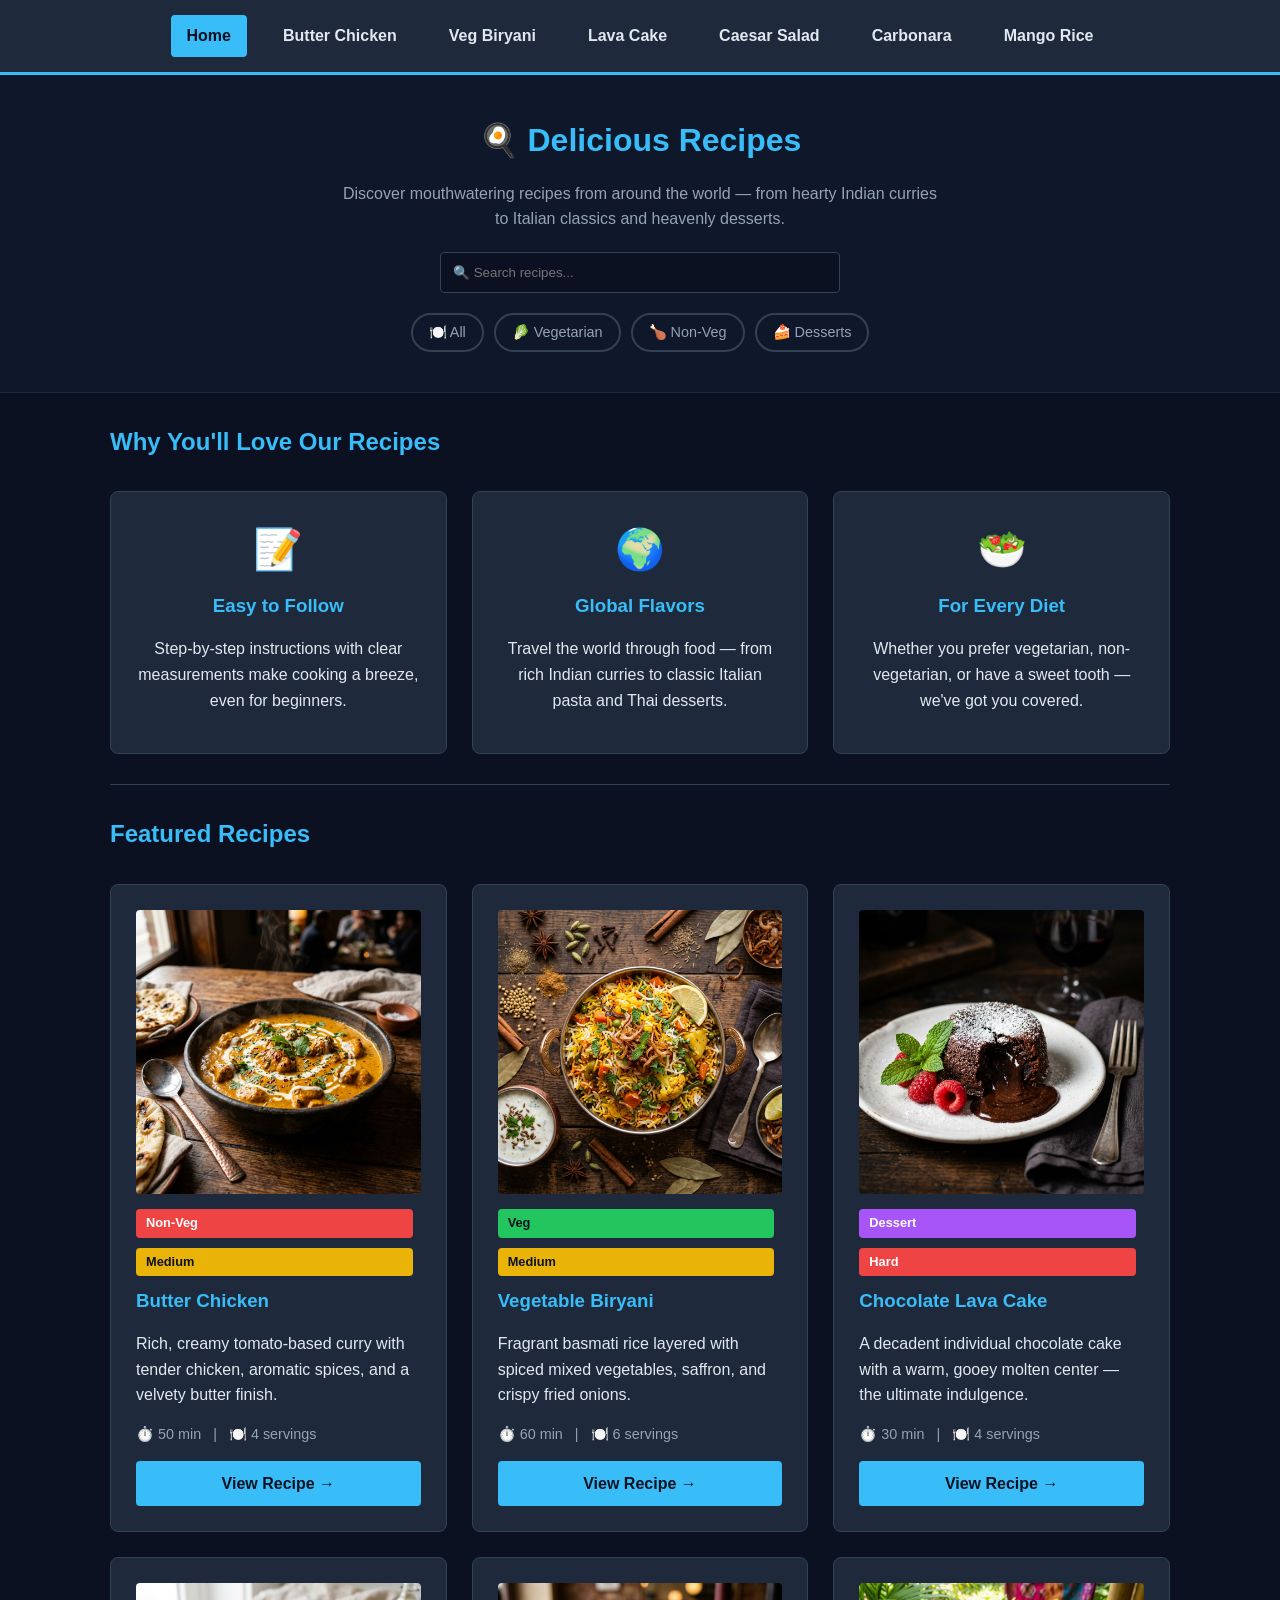
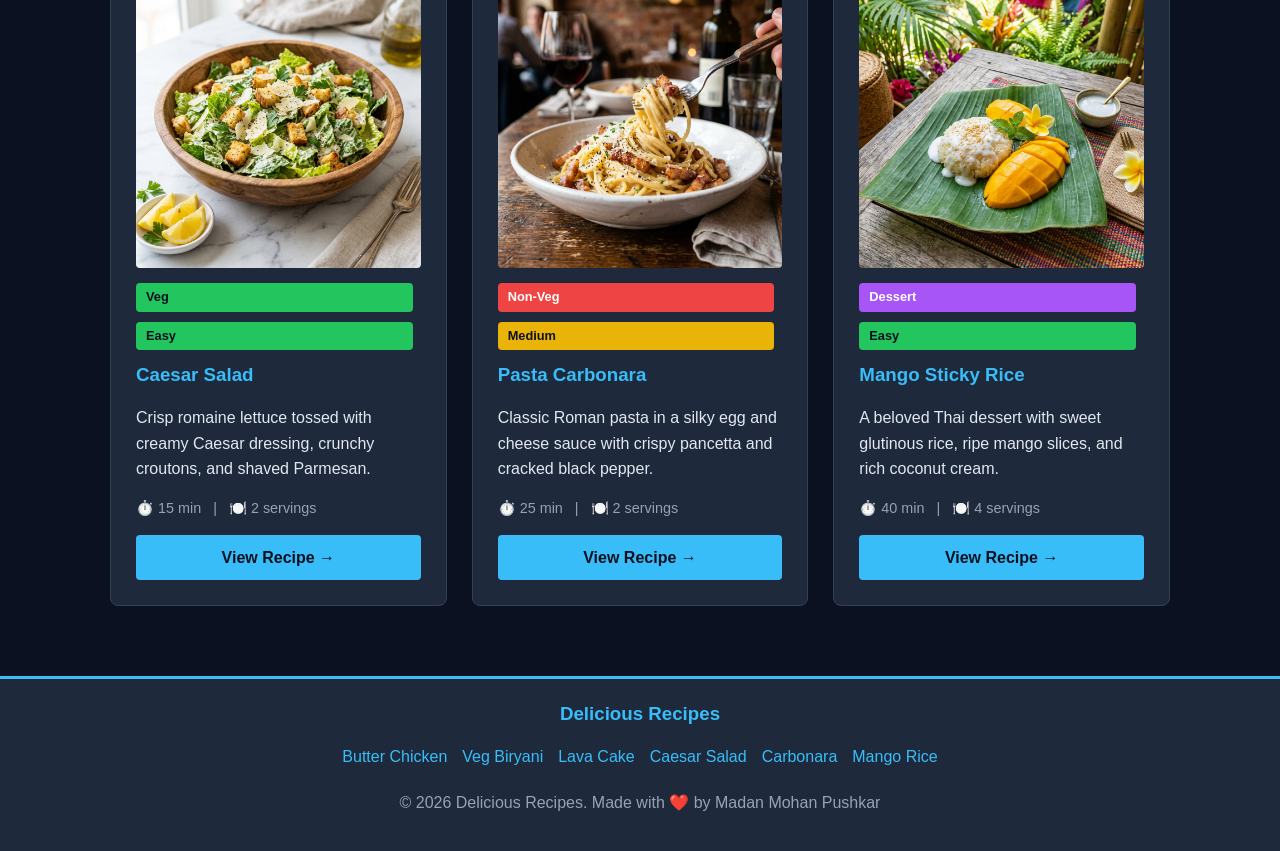
<file: recipe-website/index.html>
<!DOCTYPE html>
<html lang="en">
<head>
<meta charset="UTF-8" />
<meta name="viewport" content="width=device-width, initial-scale=1.0" />
<meta name="description" content="Delicious Recipes — Discover mouthwatering recipes from around the world."/>
<title>Delicious Recipes — Home</title>
<link rel="stylesheet" href="css/styles.css" />
</head>
<body>

<nav id="main-nav" class="navbar-primary">
<a href="index.html" class="active">Home</a>
  <a href="recipe1.html">Butter Chicken</a>
  <a href="recipe2.html">Veg Biryani</a>
<a href="recipe3.html">Lava Cake</a>
<a href="recipe4.html">Caesar Salad</a>
    <a href="recipe5.html">Carbonara</a>
<a href="recipe6.html">Mango Rice</a>
</nav>

<header class="heroSection">
<h1>🍳 Delicious Recipes</h1>
<p>Discover mouthwatering recipes from around the world — from hearty Indian curries to Italian classics and heavenly desserts.</p>
<div class="search-bar">
<input placeholder="🔍 Search recipes..." aria-label="Search recipes" type="text" />
</div>
<div class="category-filters">
<span>🍽️ All</span>
<span>🥬 Vegetarian</span>
      <span>🍗 Non-Veg</span>
<span>🍰 Desserts</span>
</div>
</header>

<main>
<h2>Why You'll Love Our Recipes</h2>
<div class="features-grid">
<div class="feature-card">
<span class="feature-icon">📝</span>
<h3>Easy to Follow</h3>
<p>Step-by-step instructions with clear measurements make cooking a breeze, even for beginners.</p>
</div>
<div class="feature-card">
<span class="feature-icon">🌍</span>
<h3>Global Flavors</h3>
<p>Travel the world through food — from rich Indian curries to classic Italian pasta and Thai desserts.</p>
</div>
<div class="feature-card">
<span class="feature-icon">🥗</span>
<h3>For Every Diet</h3>
<p>Whether you prefer vegetarian, non-vegetarian, or have a sweet tooth — we've got you covered.</p>
</div>
</div>

<hr />

<h2>Featured Recipes</h2>
<div class="recipe-grid">
<article>
<img loading="lazy" alt="Butter chicken curry" src="images/butter-chicken.png" />
<span class="badge badge-nonveg">Non-Veg</span>
<span class="badge badge-medium">Medium</span>
<h3>Butter Chicken</h3>
<p>Rich, creamy tomato-based curry with tender chicken, aromatic spices, and a velvety butter finish.</p>
<p class="recipe-meta">⏱️ 50 min &nbsp; | &nbsp; 🍽️ 4 servings</p>
<a href="recipe1.html" class="btn">View Recipe →</a>
</article>

<article>
<img src="images/veg-biryani.png" alt="Vegetable biryani" loading="lazy" />
<span class="badge badge-veg">Veg</span>
<span class="badge badge-medium">Medium</span>
<h3>Vegetable Biryani</h3>
<p>Fragrant basmati rice layered with spiced mixed vegetables, saffron, and crispy fried onions.</p>
<p class="recipe-meta">⏱️ 60 min &nbsp; | &nbsp; 🍽️ 6 servings</p>
<a href="recipe2.html" class="btn">View Recipe →</a>
</article>

<article>
<img alt="Chocolate lava cake" src="images/chocolate-lava-cake.png" loading="lazy" />
<span class="badge badge-dessert">Dessert</span>
<span class="badge badge-hard">Hard</span>
<h3>Chocolate Lava Cake</h3>
<p>A decadent individual chocolate cake with a warm, gooey molten center — the ultimate indulgence.</p>
<p class="recipe-meta">⏱️ 30 min &nbsp; | &nbsp; 🍽️ 4 servings</p>
<a href="recipe3.html" class="btn">View Recipe →</a>
</article>

<article>
<img src="images/caesar-salad.png" alt="Caesar salad" loading="lazy" />
<span class="badge badge-veg">Veg</span>
<span class="badge badge-easy">Easy</span>
<h3>Caesar Salad</h3>
<p>Crisp romaine lettuce tossed with creamy Caesar dressing, crunchy croutons, and shaved Parmesan.</p>
<p class="recipe-meta">⏱️ 15 min &nbsp; | &nbsp; 🍽️ 2 servings</p>
<a href="recipe4.html" class="btn">View Recipe →</a>
</article>

<article>
<img loading="lazy" src="images/pasta-carbonara.png" alt="Pasta carbonara" />
<span class="badge badge-nonveg">Non-Veg</span>
<span class="badge badge-medium">Medium</span>
<h3>Pasta Carbonara</h3>
<p>Classic Roman pasta in a silky egg and cheese sauce with crispy pancetta and cracked black pepper.</p>
<p class="recipe-meta">⏱️ 25 min &nbsp; | &nbsp; 🍽️ 2 servings</p>
<a href="recipe5.html" class="btn">View Recipe →</a>
</article>

<article>
<img alt="Mango sticky rice" src="images/mango-sticky-rice.png" loading="lazy" />
<span class="badge badge-dessert">Dessert</span>
<span class="badge badge-easy">Easy</span>
<h3>Mango Sticky Rice</h3>
<p>A beloved Thai dessert with sweet glutinous rice, ripe mango slices, and rich coconut cream.</p>
<p class="recipe-meta">⏱️ 40 min &nbsp; | &nbsp; 🍽️ 4 servings</p>
<a href="recipe6.html" class="btn">View Recipe →</a>
</article>
</div>
</main>

<footer>
<h3 class="footer-title">Delicious Recipes</h3>
<div class="footer-links">
      <a href="recipe1.html">Butter Chicken</a>
<a href="recipe2.html">Veg Biryani</a>
<a href="recipe3.html">Lava Cake</a>
<a href="recipe4.html">Caesar Salad</a>
<a href="recipe5.html">Carbonara</a>
<a href="recipe6.html">Mango Rice</a>
</div>
<p class="footer-copyright">&copy; 2026 Delicious Recipes. Made with ❤️ by Madan Mohan Pushkar</p>
</footer>

</body>
</html>
</file>
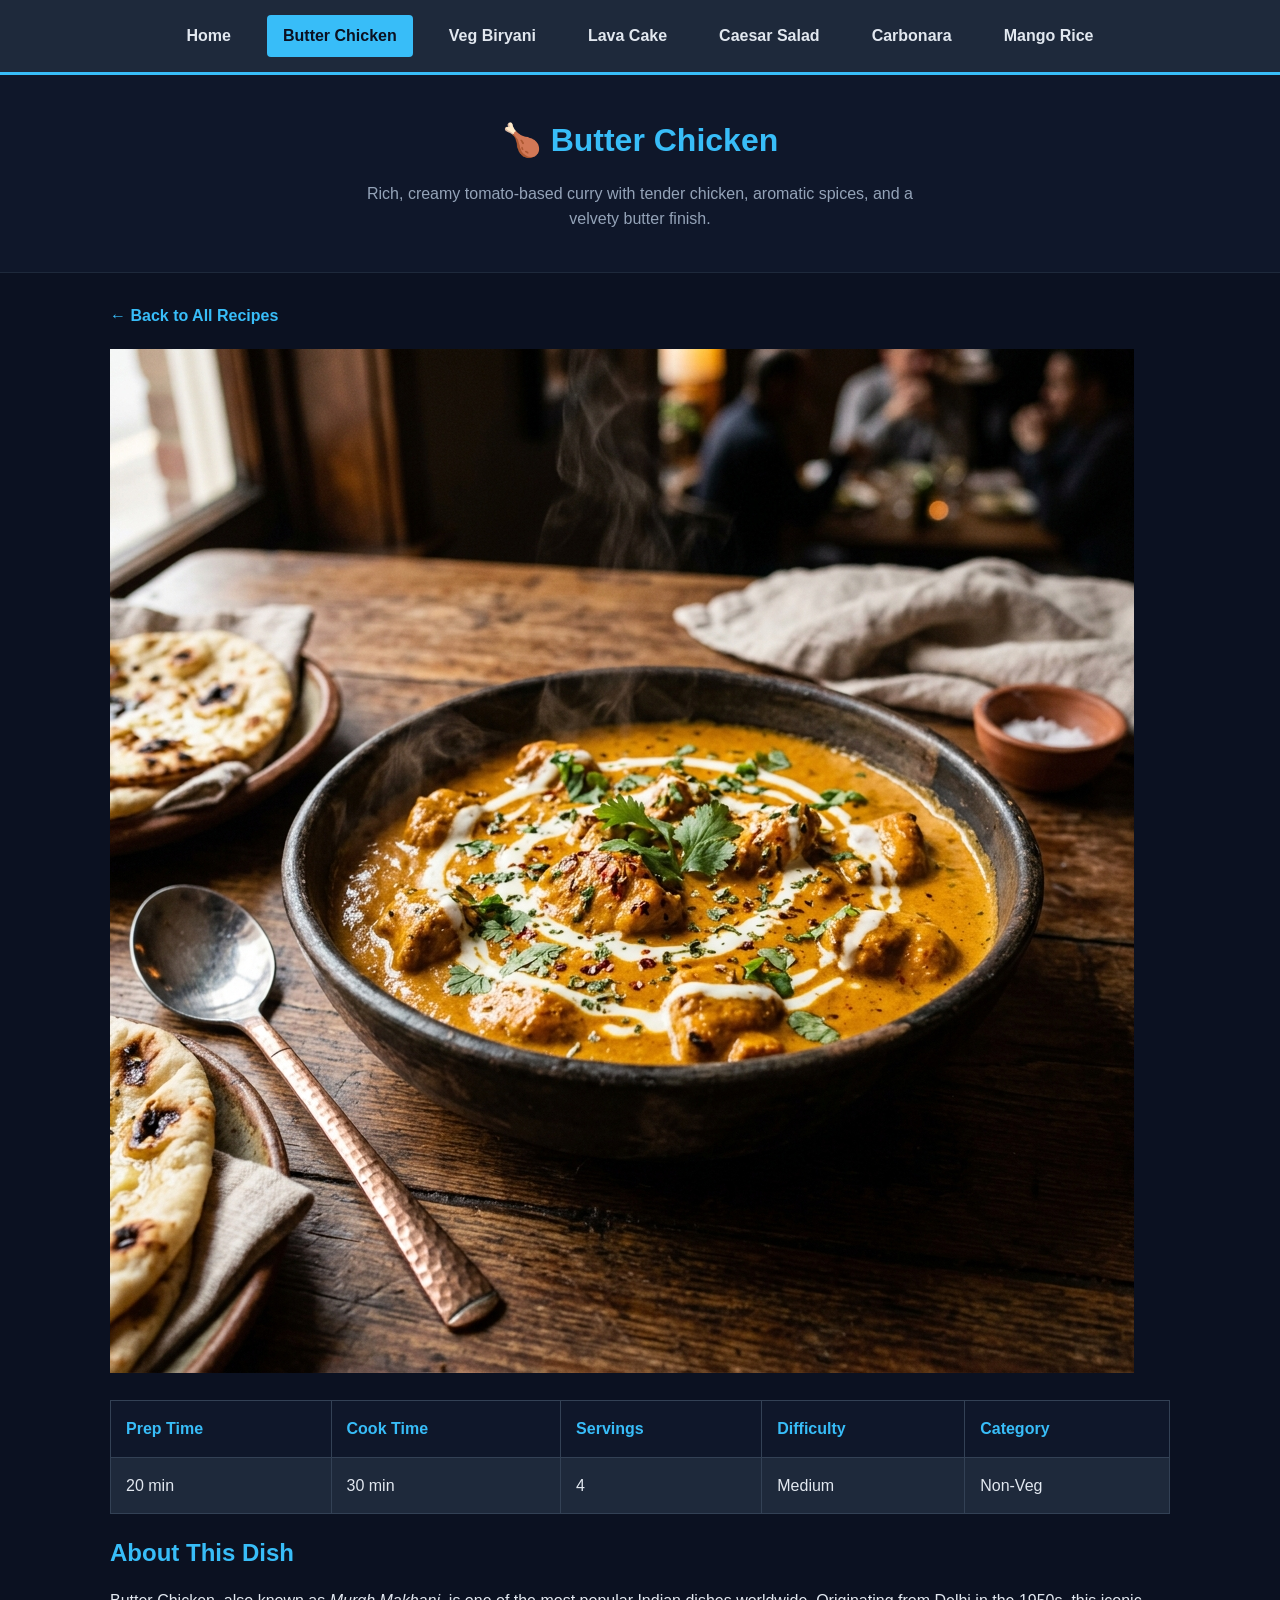
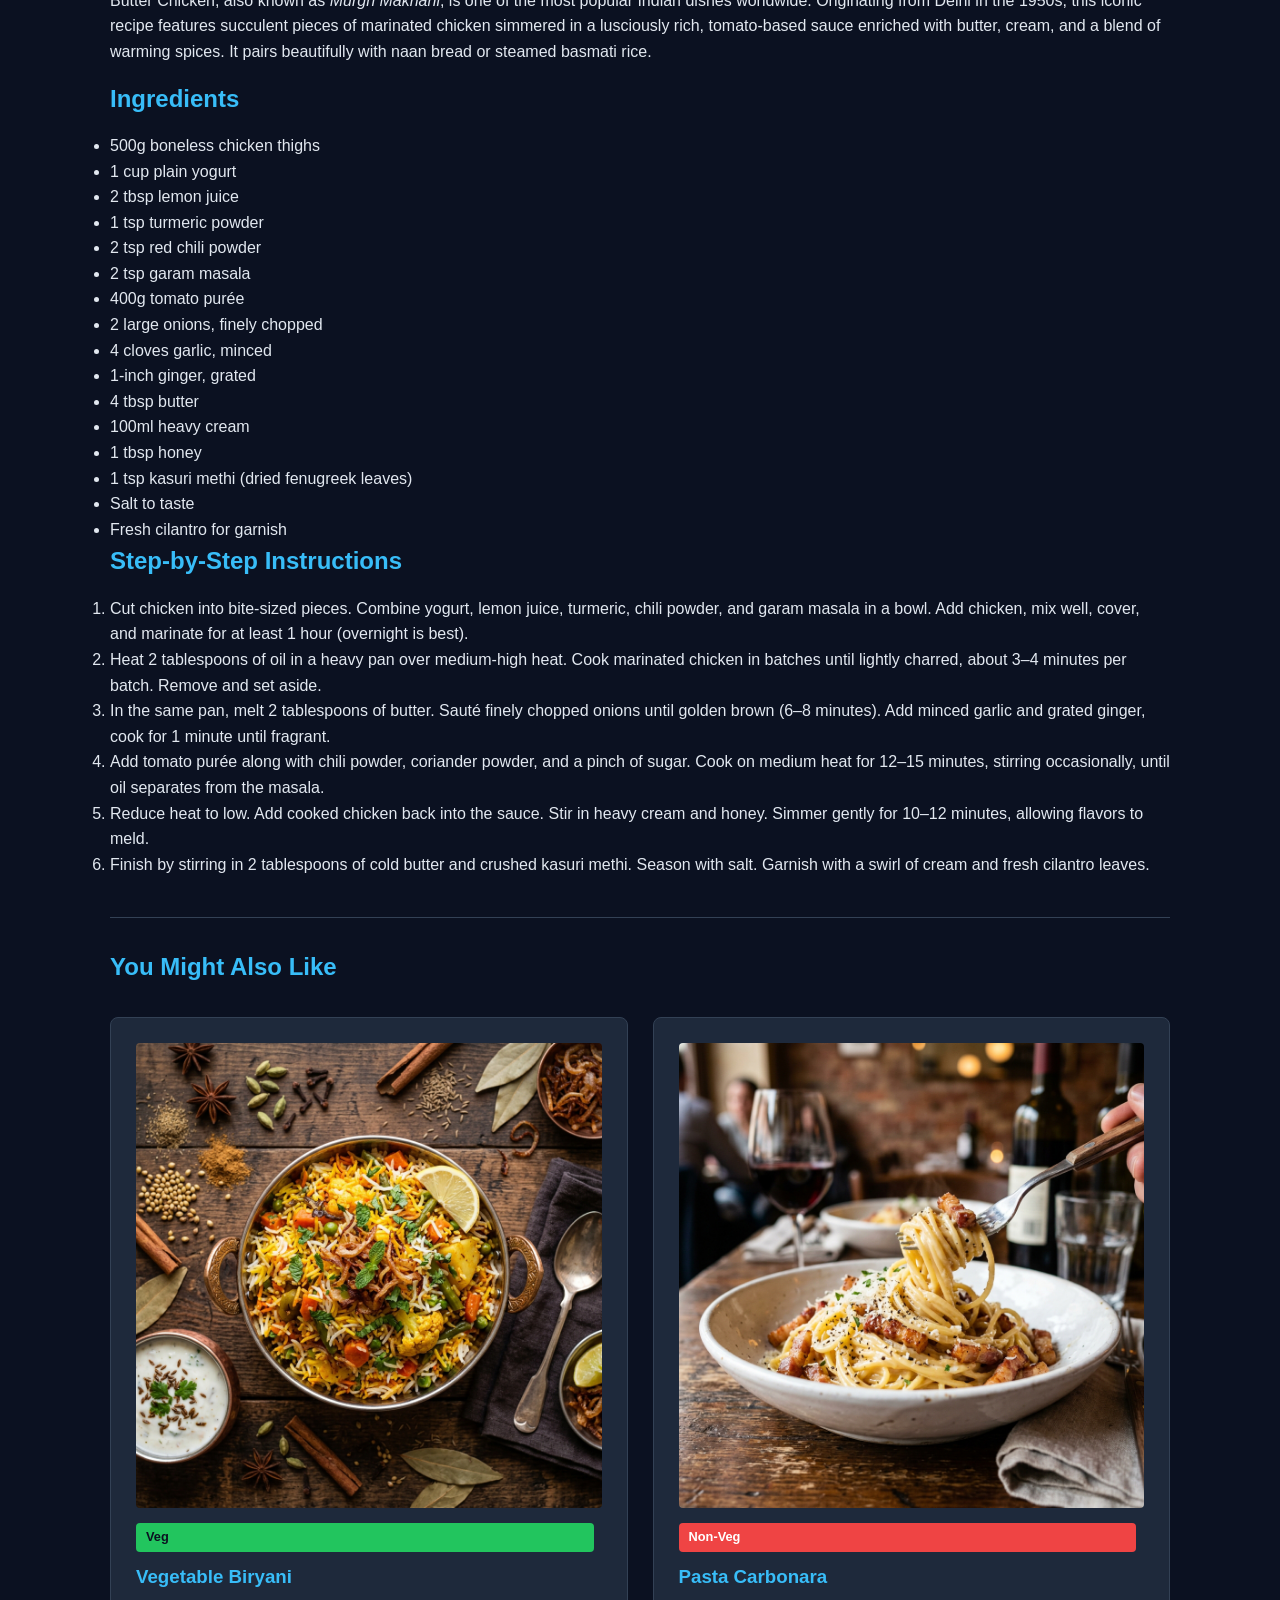
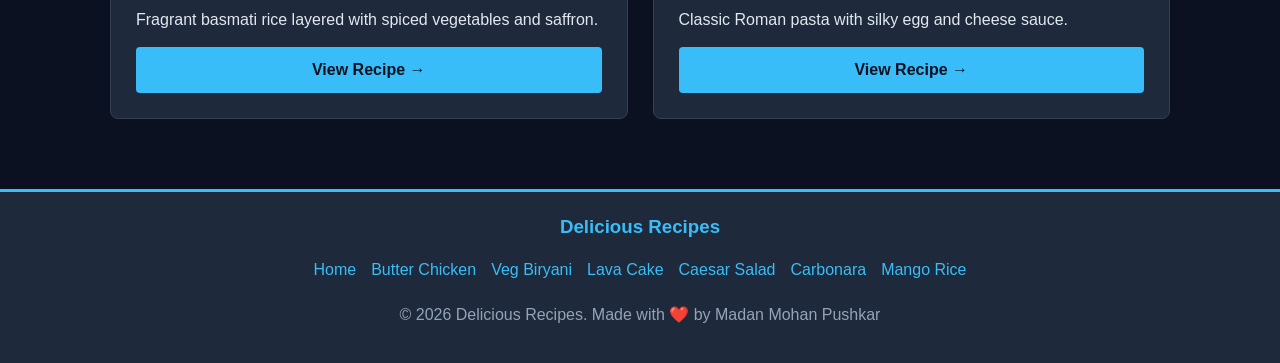
<file: recipe-website/recipe1.html>
<!DOCTYPE html>
<html lang="en">
<head>
<meta charset="UTF-8" />
<meta name="viewport" content="width=device-width, initial-scale=1.0" />
<meta name="description" content="Authentic Butter Chicken recipe with step-by-step instructions."/>
<title>Butter Chicken — Delicious Recipes</title>
<link rel="stylesheet" href="css/styles.css" />
</head>
<body>

<nav id="main-nav" class="navigationV1">
<a href="index.html">Home</a>
  <a href="recipe1.html" class="active">Butter Chicken</a>
<a href="recipe2.html">Veg Biryani</a>
    <a href="recipe3.html">Lava Cake</a>
<a href="recipe4.html">Caesar Salad</a>
<a href="recipe5.html">Carbonara</a>
  <a href="recipe6.html">Mango Rice</a>
</nav>

<header class="headerBox">
<h1>🍗 Butter Chicken</h1>
<p>Rich, creamy tomato-based curry with tender chicken, aromatic spices, and a velvety butter finish.</p>
</header>

<main class="mainContent\">
<a class="back-link" href="index.html">← Back to All Recipes</a>

<div class="recipe-content\">
<img alt="Butter chicken curry garnished with cream and cilantro" src="images/butter-chicken.png" class="recipe-image\" />

<table>
        <thead>
          <tr>
            <th>Prep Time</th>
            <th>Cook Time</th>
            <th>Servings</th>
            <th>Difficulty</th>
            <th>Category</th>
          </tr>
        </thead>
        <tbody>
          <tr>
            <td>20 min</td>
            <td>30 min</td>
            <td>4</td>
            <td>Medium</td>
            <td>Non-Veg</td>
          </tr>
      </table>

<h2>About This Dish</h2>
      <p>Butter Chicken, also known as <em>Murgh Makhani</em>, is one of the most popular Indian dishes worldwide. Originating from Delhi in the 1950s, this iconic recipe features succulent pieces of marinated chicken simmered in a lusciously rich, tomato-based sauce enriched with butter, cream, and a blend of warming spices. It pairs beautifully with naan bread or steamed basmati rice.</p>

<h2>Ingredients</h2>
<ul>
        <li>500g boneless chicken thighs</li>
        <li>1 cup plain yogurt</li>
        <li>2 tbsp lemon juice</li>
        <li>1 tsp turmeric powder</li>
        <li>2 tsp red chili powder</li>
        <li>2 tsp garam masala</li>
        <li>400g tomato purée</li>
        <li>2 large onions, finely chopped</li>
        <li>4 cloves garlic, minced</li>
        <li>1-inch ginger, grated</li>
        <li>4 tbsp butter</li>
        <li>100ml heavy cream</li>
        <li>1 tbsp honey</li>
        <li>1 tsp kasuri methi (dried fenugreek leaves)</li>
        <li>Salt to taste</li>
        <li>Fresh cilantro for garnish</li>
      </ul>

      <h2>Step-by-Step Instructions</h2>
      <ol>
        <li>Cut chicken into bite-sized pieces. Combine yogurt, lemon juice, turmeric, chili powder, and garam masala in a bowl. Add chicken, mix well, cover, and marinate for at least 1 hour (overnight is best).</li>
        <li>Heat 2 tablespoons of oil in a heavy pan over medium-high heat. Cook marinated chicken in batches until lightly charred, about 3–4 minutes per batch. Remove and set aside.</li>
        <li>In the same pan, melt 2 tablespoons of butter. Sauté finely chopped onions until golden brown (6–8 minutes). Add minced garlic and grated ginger, cook for 1 minute until fragrant.</li>
        <li>Add tomato purée along with chili powder, coriander powder, and a pinch of sugar. Cook on medium heat for 12–15 minutes, stirring occasionally, until oil separates from the masala.</li>
        <li>Reduce heat to low. Add cooked chicken back into the sauce. Stir in heavy cream and honey. Simmer gently for 10–12 minutes, allowing flavors to meld.</li>
        <li>Finish by stirring in 2 tablespoons of cold butter and crushed kasuri methi. Season with salt. Garnish with a swirl of cream and fresh cilantro leaves.</li>
      </ol>
    </div>

    <!-- Related Recipes -->
    <div class="related-section">
      <hr>
      <h2>You Might Also Like</h2>
      <div class="recipe-grid">
        <article>
          <img src="images/veg-biryani.png" alt="Vegetable biryani" loading="lazy">
          <span class="badge badge-veg">Veg</span>
          <h3>Vegetable Biryani</h3>
          <p>Fragrant basmati rice layered with spiced vegetables and saffron.</p>
          <a href="recipe2.html" class="btn">View Recipe →</a>
        </article>
        <article>
          <img src="images/pasta-carbonara.png" alt="Pasta carbonara" loading="lazy">
          <span class="badge badge-nonveg">Non-Veg</span>
          <h3>Pasta Carbonara</h3>
          <p>Classic Roman pasta with silky egg and cheese sauce.</p>
          <a href="recipe5.html" class="btn">View Recipe →</a>
        </article>
      </div>
    </div>
  </main>

  <!-- Footer -->
  <footer>
    <h3 class="footer-title">Delicious Recipes</h3>
    <div class="footer-links">
      <a href="index.html">Home</a>
      <a href="recipe1.html">Butter Chicken</a>
      <a href="recipe2.html">Veg Biryani</a>
      <a href="recipe3.html">Lava Cake</a>
      <a href="recipe4.html">Caesar Salad</a>
      <a href="recipe5.html">Carbonara</a>
      <a href="recipe6.html">Mango Rice</a>
    </div>
    <p class="footer-copyright">&copy; 2026 Delicious Recipes. Made with ❤️ by Madan Mohan Pushkar</p>
  </footer>

</body>
</html>
</file>
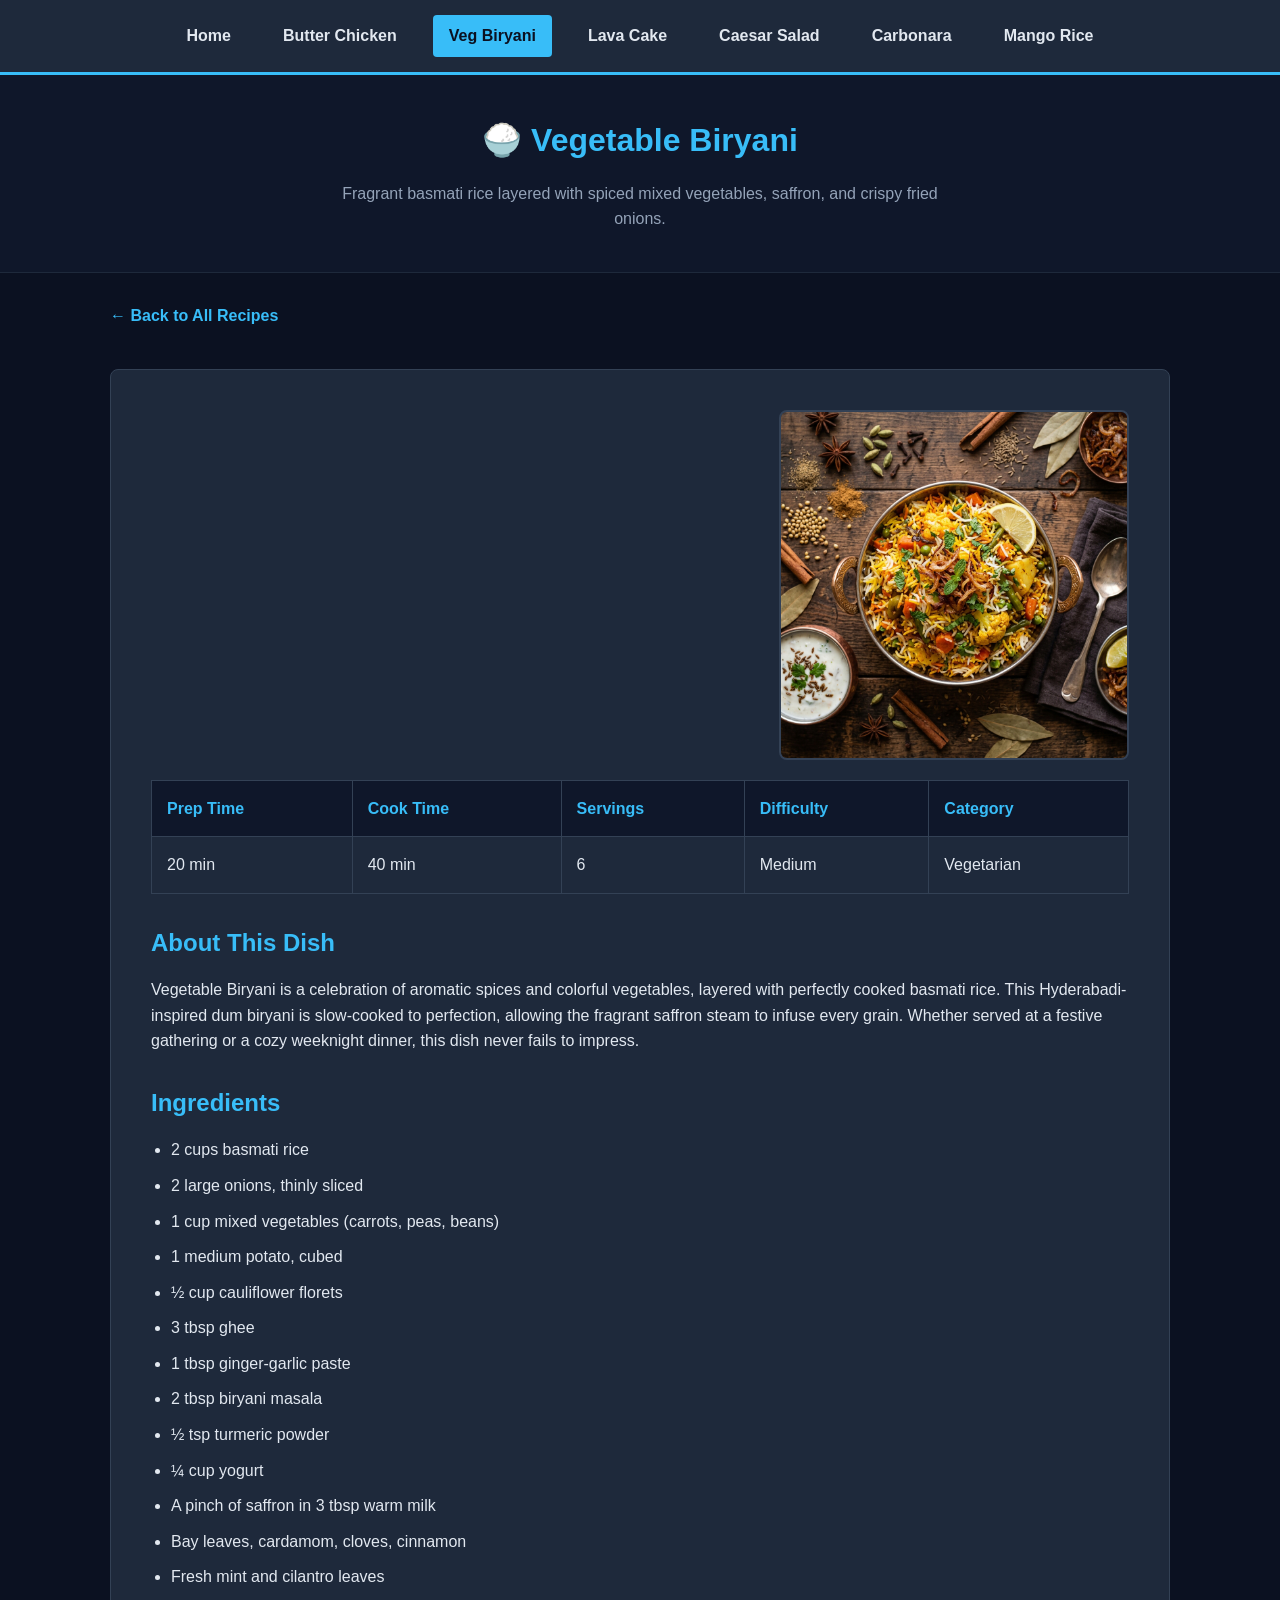
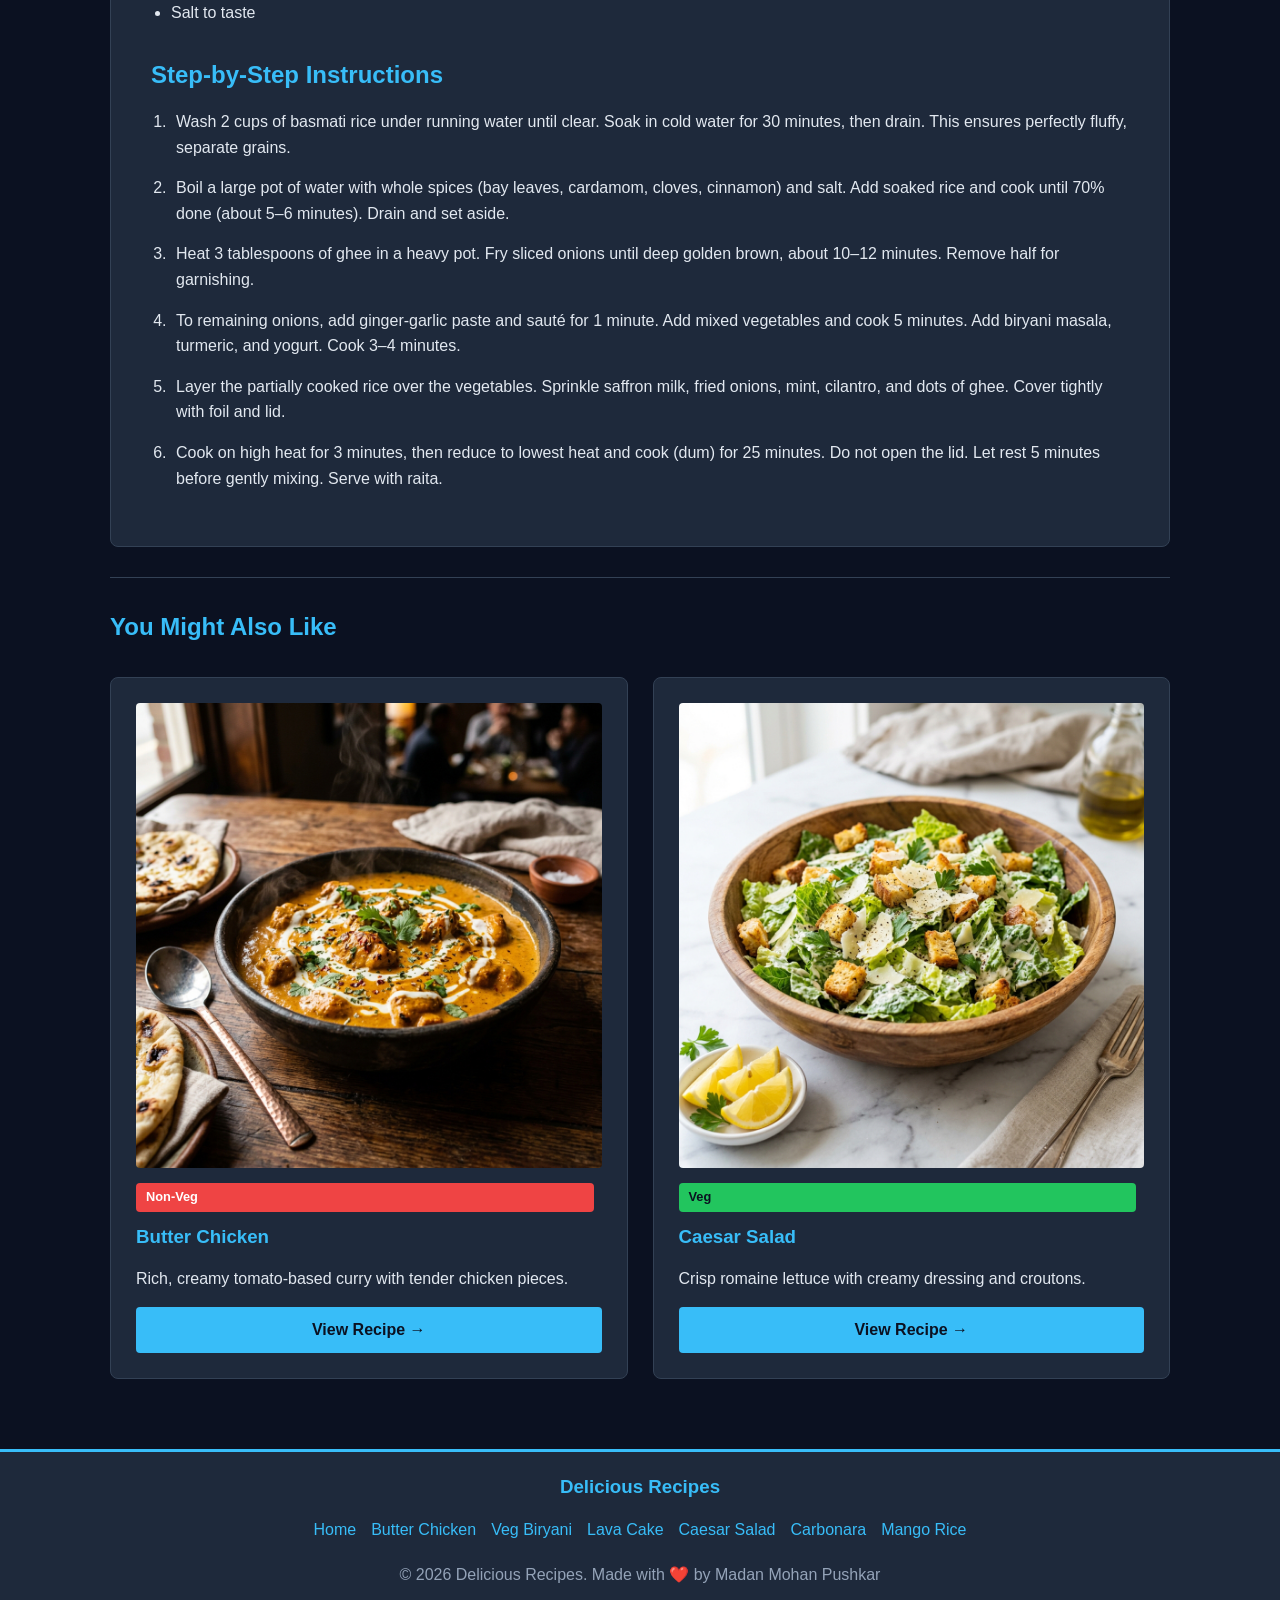
<file: recipe-website/recipe2.html>
<!DOCTYPE html>
<html lang="en">
<head>
<meta charset="UTF-8" />
<meta name="viewport" content="width=device-width, initial-scale=1.0" />
<meta name="description" content="Authentic Vegetable Biryani recipe with step-by-step instructions."/>
<title>Vegetable Biryani — Delicious Recipes</title>
<link rel="stylesheet" href="css/styles.css" />
</head>
<body>

<nav id="main-nav" class="navBar_primary">
<a href="index.html">Home</a>
  <a href="recipe1.html">Butter Chicken</a>
<a href="recipe2.html" class="active">Veg Biryani</a>
  <a href="recipe3.html">Lava Cake</a>
<a href="recipe4.html">Caesar Salad</a>
<a href="recipe5.html">Carbonara</a>
    <a href="recipe6.html">Mango Rice</a>
</nav>

<header class="headerBlock">
<h1>🍚 Vegetable Biryani</h1>
<p>Fragrant basmati rice layered with spiced mixed vegetables, saffron, and crispy fried onions.</p>
</header>

<main class="contentWrapper">
<a class="back-link" href="index.html">← Back to All Recipes</a>

<div class="recipe-content">
<img alt="Vegetable biryani with saffron rice and vegetables" src="images/veg-biryani.png" class="recipe-image" />

<table>
        <thead>
          <tr>
            <th>Prep Time</th>
            <th>Cook Time</th>
            <th>Servings</th>
            <th>Difficulty</th>
            <th>Category</th>
          </tr>
        </thead>
        <tbody>
          <tr>
            <td>20 min</td>
            <td>40 min</td>
            <td>6</td>
            <td>Medium</td>
            <td>Vegetarian</td>
          </tr>
        </tbody>
</table>

<h2>About This Dish</h2>
      <p>Vegetable Biryani is a celebration of aromatic spices and colorful vegetables, layered with perfectly cooked basmati rice. This Hyderabadi-inspired dum biryani is slow-cooked to perfection, allowing the fragrant saffron steam to infuse every grain. Whether served at a festive gathering or a cozy weeknight dinner, this dish never fails to impress.</p>

<h2>Ingredients</h2>
<ul>
        <li>2 cups basmati rice</li>
        <li>2 large onions, thinly sliced</li>
        <li>1 cup mixed vegetables (carrots, peas, beans)</li>
        <li>1 medium potato, cubed</li>
        <li>½ cup cauliflower florets</li>
        <li>3 tbsp ghee</li>
        <li>1 tbsp ginger-garlic paste</li>
        <li>2 tbsp biryani masala</li>
        <li>½ tsp turmeric powder</li>
        <li>¼ cup yogurt</li>
        <li>A pinch of saffron in 3 tbsp warm milk</li>
        <li>Bay leaves, cardamom, cloves, cinnamon</li>
        <li>Fresh mint and cilantro leaves</li>
        <li>Salt to taste</li>
</ul>

<h2>Step-by-Step Instructions</h2>
<ol>
        <li>Wash 2 cups of basmati rice under running water until clear. Soak in cold water for 30 minutes, then drain. This ensures perfectly fluffy, separate grains.</li>
        <li>Boil a large pot of water with whole spices (bay leaves, cardamom, cloves, cinnamon) and salt. Add soaked rice and cook until 70% done (about 5–6 minutes). Drain and set aside.</li>
        <li>Heat 3 tablespoons of ghee in a heavy pot. Fry sliced onions until deep golden brown, about 10–12 minutes. Remove half for garnishing.</li>
        <li>To remaining onions, add ginger-garlic paste and sauté for 1 minute. Add mixed vegetables and cook 5 minutes. Add biryani masala, turmeric, and yogurt. Cook 3–4 minutes.</li>
        <li>Layer the partially cooked rice over the vegetables. Sprinkle saffron milk, fried onions, mint, cilantro, and dots of ghee. Cover tightly with foil and lid.</li>
        <li>Cook on high heat for 3 minutes, then reduce to lowest heat and cook (dum) for 25 minutes. Do not open the lid. Let rest 5 minutes before gently mixing. Serve with raita.</li>
</ol>
</div>

<div class="relatedSection">
<hr />
<h2>You Might Also Like</h2>
<div class="recipe-grid">
<article>
<img loading="lazy" src="images/butter-chicken.png" alt="Butter chicken" />
<span class="badge badge-nonveg">Non-Veg</span>
<h3>Butter Chicken</h3>
<p>Rich, creamy tomato-based curry with tender chicken pieces.</p>
<a href="recipe1.html" class="btn">View Recipe →</a>
</article>
<article>
<img alt="Caesar salad" src="images/caesar-salad.png" loading="lazy" />
<span class="badge badge-veg">Veg</span>
<h3>Caesar Salad</h3>
<p>Crisp romaine lettuce with creamy dressing and croutons.</p>
<a href="recipe4.html" class="btn">View Recipe →</a>
</article>
</div>
</div>
</main>

<footer>
    <h3 class="footer-title">Delicious Recipes</h3>
    <div class="footer-links">
      <a href="index.html">Home</a>
      <a href="recipe1.html">Butter Chicken</a>
      <a href="recipe2.html">Veg Biryani</a>
      <a href="recipe3.html">Lava Cake</a>
      <a href="recipe4.html">Caesar Salad</a>
      <a href="recipe5.html">Carbonara</a>
      <a href="recipe6.html">Mango Rice</a>
    </div>
    <p class="footer-copyright">&copy; 2026 Delicious Recipes. Made with ❤️ by Madan Mohan Pushkar</p>
</footer>

</body>
</html>
</file>
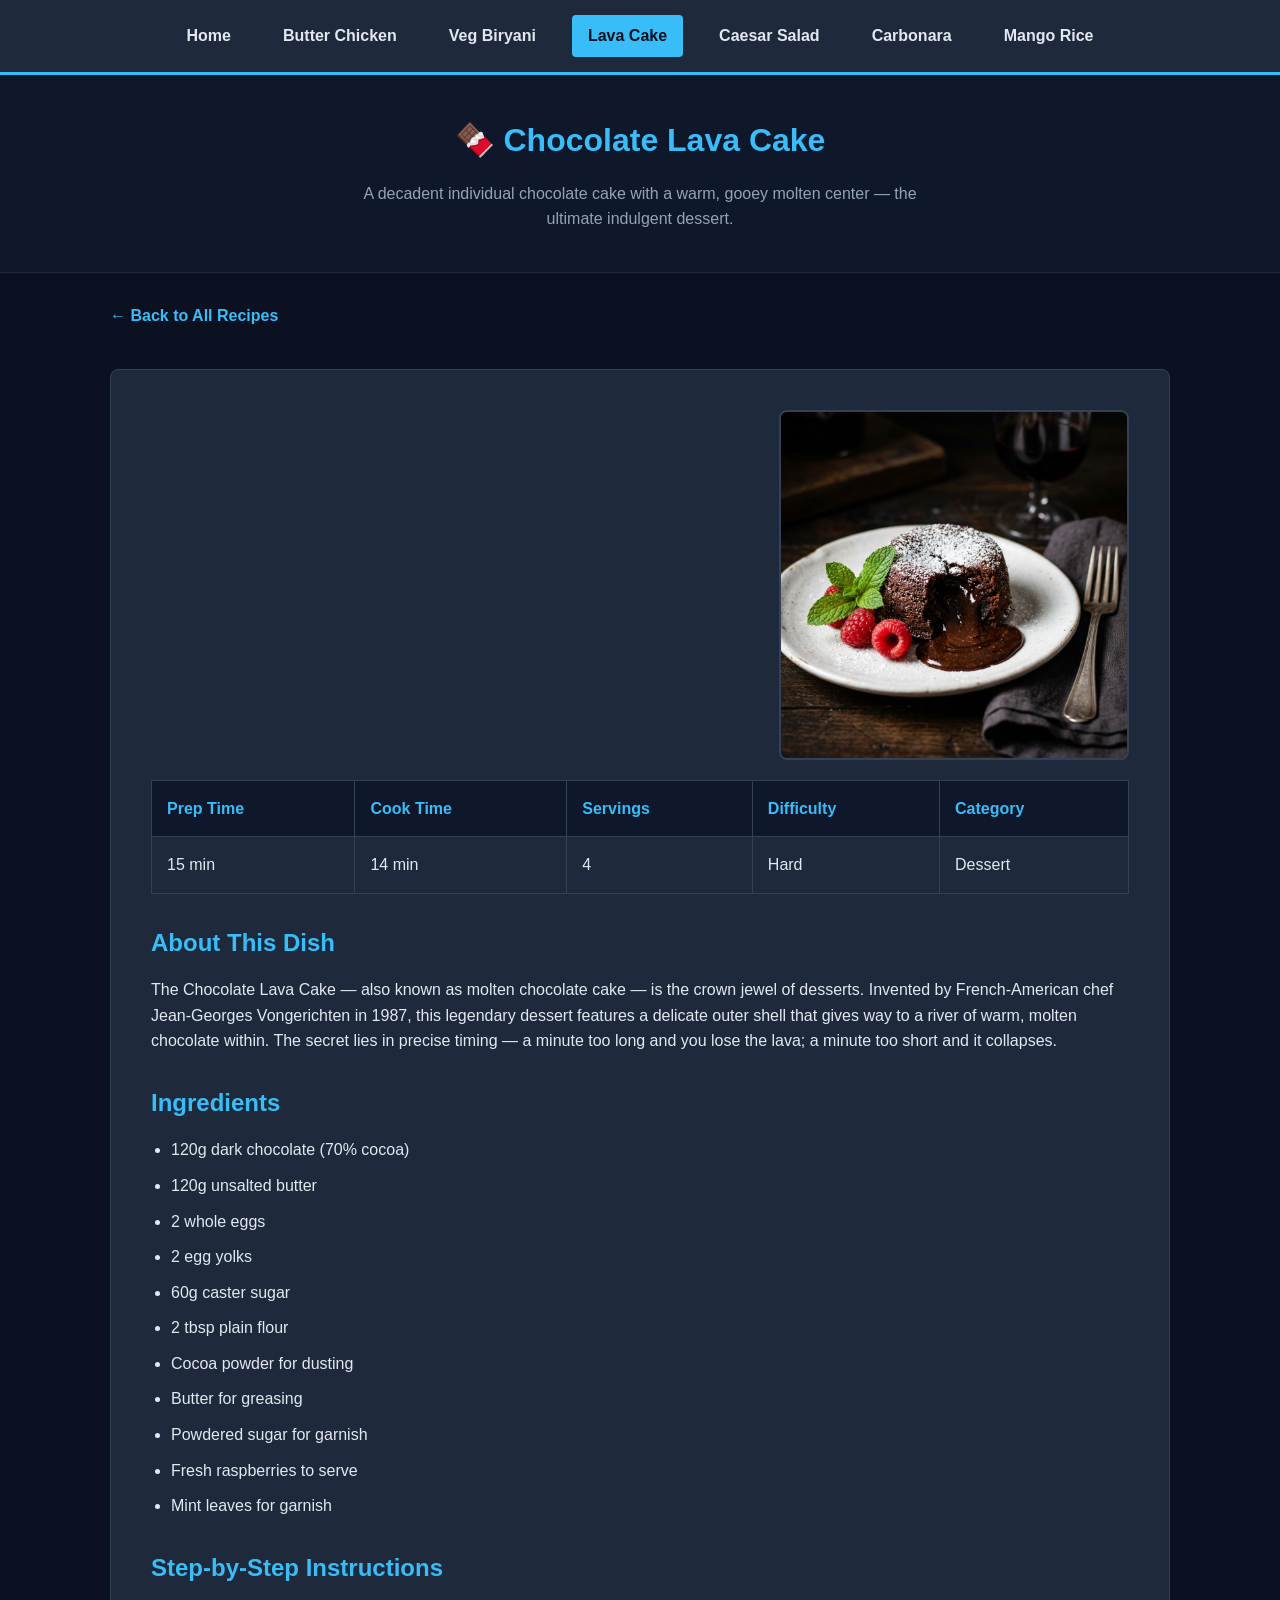
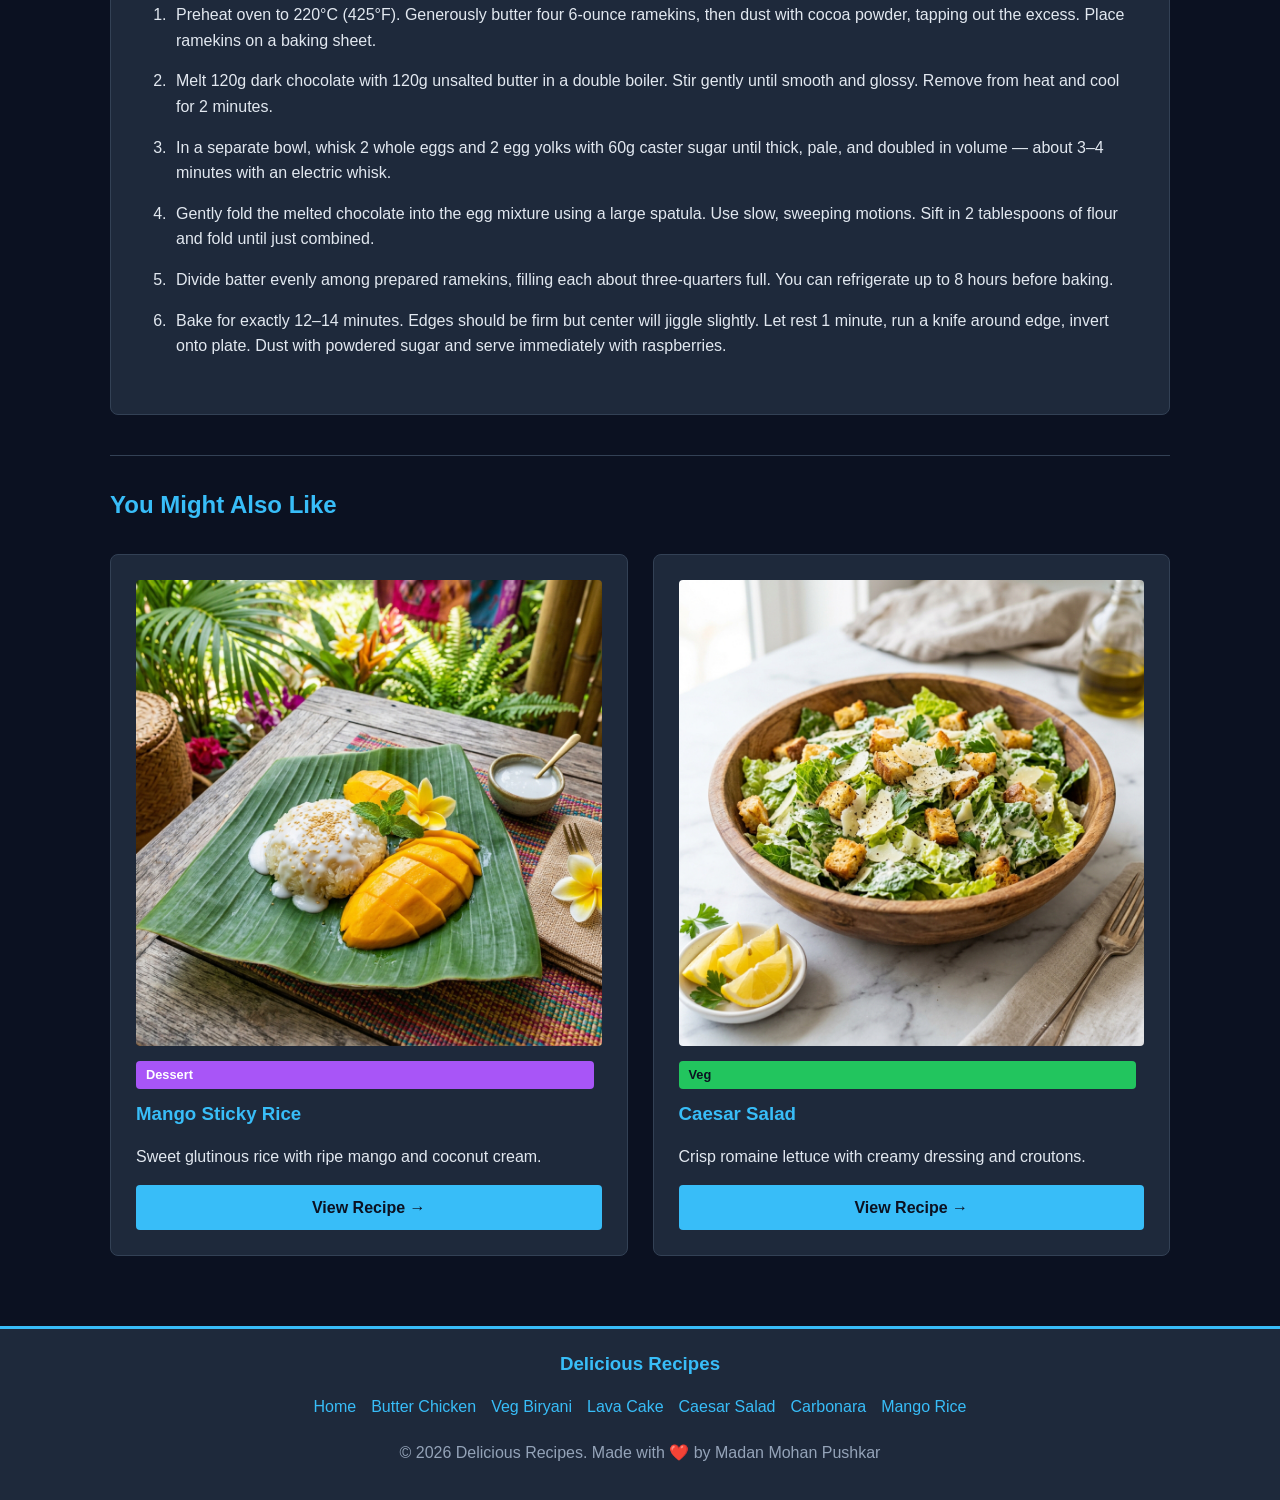
<file: recipe-website/recipe3.html>
<!DOCTYPE html>
<html lang="en">
<head>
<meta charset="UTF-8" />
<meta name="viewport" content="width=device-width, initial-scale=1.0" />
<meta name="description" content="Chocolate Lava Cake recipe with step-by-step instructions."/>
<title>Chocolate Lava Cake — Delicious Recipes</title>
<link rel="stylesheet" href="css/styles.css" />
</head>
<body>

<nav id="main-nav" class="navbar-secondary">
<a href="index.html">Home</a>
    <a href="recipe1.html">Butter Chicken</a>
<a href="recipe2.html">Veg Biryani</a>
<a href="recipe3.html" class="active">Lava Cake</a>
  <a href="recipe4.html">Caesar Salad</a>
<a href="recipe5.html">Carbonara</a>
<a href="recipe6.html">Mango Rice</a>
</nav>

<header class="headerTop">
<h1>🍫 Chocolate Lava Cake</h1>
<p>A decadent individual chocolate cake with a warm, gooey molten center — the ultimate indulgent dessert.</p>
</header>

<main>
<a class="back-link" href="index.html">← Back to All Recipes</a>

<div class="recipe-content">
<img src="images/chocolate-lava-cake.png" alt="Chocolate lava cake with molten center and raspberries" class="recipe-image" />

<table>
        <thead>
          <tr>
            <th>Prep Time</th>
            <th>Cook Time</th>
            <th>Servings</th>
            <th>Difficulty</th>
            <th>Category</th>
          </tr>
        </thead>
        <tbody>
          <tr>
            <td>15 min</td>
            <td>14 min</td>
            <td>4</td>
            <td>Hard</td>
            <td>Dessert</td>
          </tr>
        </tbody>
</table>

<h2>About This Dish</h2>
      <p>The Chocolate Lava Cake — also known as molten chocolate cake — is the crown jewel of desserts. Invented by French-American chef Jean-Georges Vongerichten in 1987, this legendary dessert features a delicate outer shell that gives way to a river of warm, molten chocolate within. The secret lies in precise timing — a minute too long and you lose the lava; a minute too short and it collapses.</p>

<h2>Ingredients</h2>
<ul>
        <li>120g dark chocolate (70% cocoa)</li>
        <li>120g unsalted butter</li>
        <li>2 whole eggs</li>
        <li>2 egg yolks</li>
        <li>60g caster sugar</li>
        <li>2 tbsp plain flour</li>
        <li>Cocoa powder for dusting</li>
        <li>Butter for greasing</li>
        <li>Powdered sugar for garnish</li>
        <li>Fresh raspberries to serve</li>
        <li>Mint leaves for garnish</li>
</ul>

<h2>Step-by-Step Instructions</h2>
<ol>
        <li>Preheat oven to 220°C (425°F). Generously butter four 6-ounce ramekins, then dust with cocoa powder, tapping out the excess. Place ramekins on a baking sheet.</li>
        <li>Melt 120g dark chocolate with 120g unsalted butter in a double boiler. Stir gently until smooth and glossy. Remove from heat and cool for 2 minutes.</li>
        <li>In a separate bowl, whisk 2 whole eggs and 2 egg yolks with 60g caster sugar until thick, pale, and doubled in volume — about 3–4 minutes with an electric whisk.</li>
        <li>Gently fold the melted chocolate into the egg mixture using a large spatula. Use slow, sweeping motions. Sift in 2 tablespoons of flour and fold until just combined.</li>
        <li>Divide batter evenly among prepared ramekins, filling each about three-quarters full. You can refrigerate up to 8 hours before baking.</li>
        <li>Bake for exactly 12–14 minutes. Edges should be firm but center will jiggle slightly. Let rest 1 minute, run a knife around edge, invert onto plate. Dust with powdered sugar and serve immediately with raspberries.</li>
</ol>
</div>

<div class="related-section">
<hr />
<h2>You Might Also Like</h2>
<div class="recipe-grid">
<article>
<img alt="Mango sticky rice" loading="lazy" src="images/mango-sticky-rice.png" />
<span class="badge badge-dessert">Dessert</span>
<h3>Mango Sticky Rice</h3>
<p>Sweet glutinous rice with ripe mango and coconut cream.</p>
<a href="recipe6.html" class="btn">View Recipe →</a>
</article>
<article>
<img src="images/caesar-salad.png" loading="lazy" alt="Caesar salad" />
<span class="badge badge-veg">Veg</span>
<h3>Caesar Salad</h3>
<p>Crisp romaine lettuce with creamy dressing and croutons.</p>
<a href="recipe4.html" class="btn">View Recipe →</a>
</article>
</div>
</div>
</main>

<footer>
    <h3 class="footer-title">Delicious Recipes</h3>
    <div class="footer-links">
      <a href="index.html">Home</a>
      <a href="recipe1.html">Butter Chicken</a>
      <a href="recipe2.html">Veg Biryani</a>
      <a href="recipe3.html">Lava Cake</a>
      <a href="recipe4.html">Caesar Salad</a>
      <a href="recipe5.html">Carbonara</a>
      <a href="recipe6.html">Mango Rice</a>
    </div>
    <p class="footer-copyright">&copy; 2026 Delicious Recipes. Made with ❤️ by Madan Mohan Pushkar</p>
</footer>

</body>
</html>
</file>
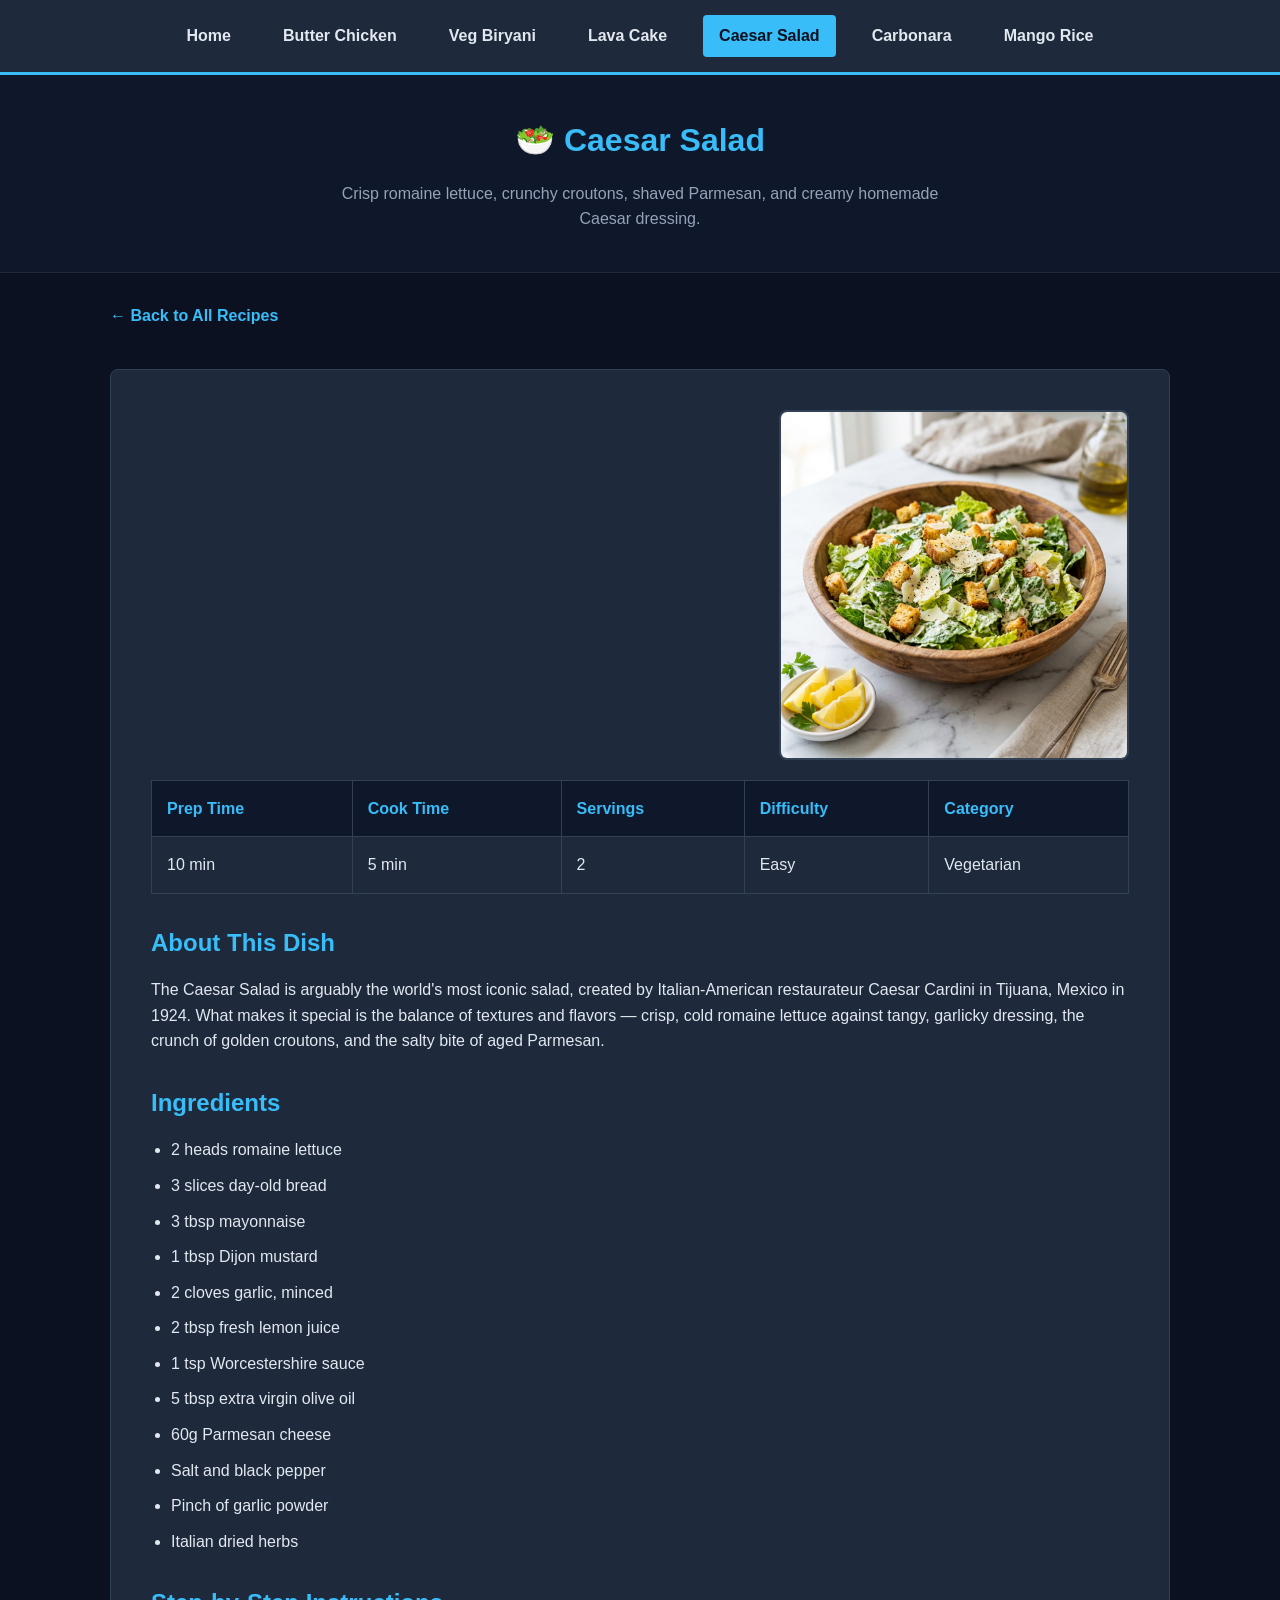
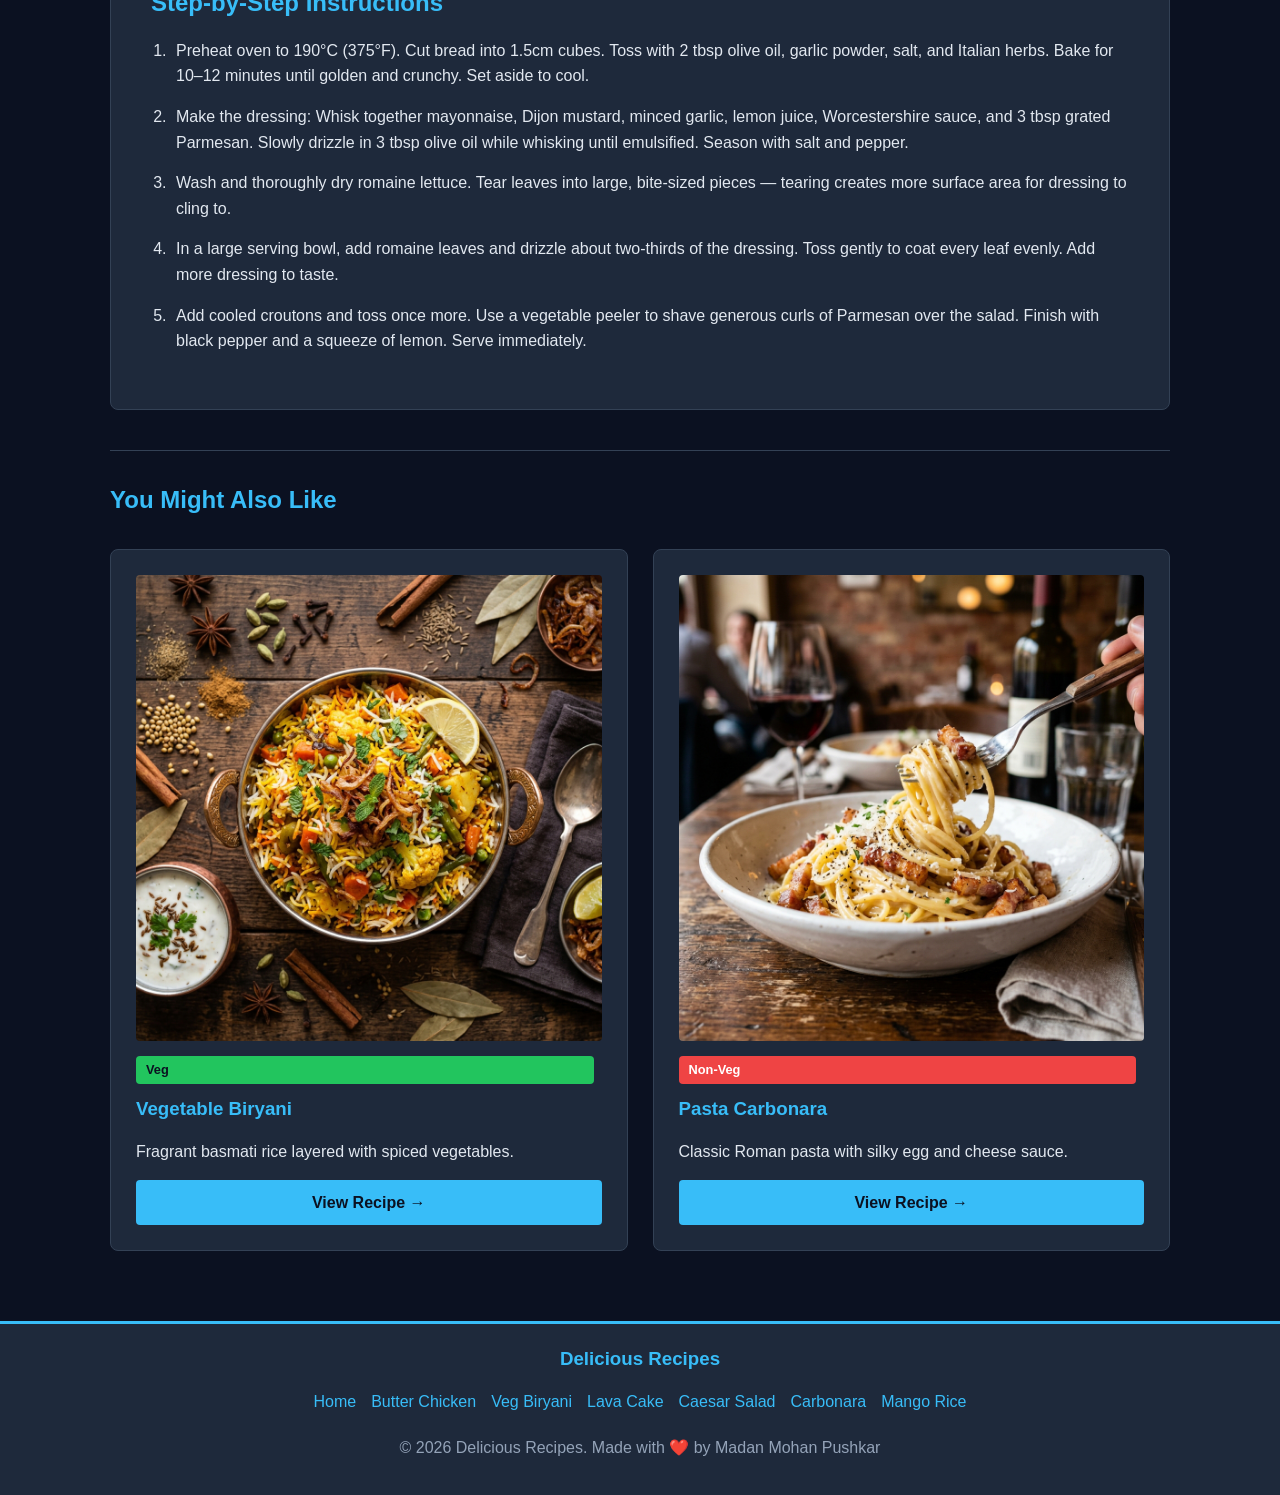
<file: recipe-website/recipe4.html>
<!DOCTYPE html>
<html lang="en">
<head>
<meta charset="UTF-8" />
<meta name="viewport" content="width=device-width, initial-scale=1.0" />
<meta name="description" content="Classic Caesar Salad recipe with step-by-step instructions."/>
<title>Caesar Salad — Delicious Recipes</title>
<link rel="stylesheet" href="css/styles.css" />
</head>
<body>

<nav id="main-nav" class="navMain">
  <a href="index.html">Home</a>
<a href="recipe1.html">Butter Chicken</a>
<a href="recipe2.html">Veg Biryani</a>
  <a href="recipe3.html">Lava Cake</a>
<a href="recipe4.html" class="active">Caesar Salad</a>
    <a href="recipe5.html">Carbonara</a>
<a href="recipe6.html">Mango Rice</a>
</nav>

<header class="headerSection">
<h1>🥗 Caesar Salad</h1>
<p>Crisp romaine lettuce, crunchy croutons, shaved Parmesan, and creamy homemade Caesar dressing.</p>
</header>

<main class="mainContent_wrapper">
<a href="index.html" class="back-link">← Back to All Recipes</a>

<div class="recipe-content">
<img alt="Fresh Caesar salad with croutons and parmesan" src="images/caesar-salad.png" class="recipe-image" />

<table>
        <thead>
          <tr>
            <th>Prep Time</th>
            <th>Cook Time</th>
            <th>Servings</th>
            <th>Difficulty</th>
            <th>Category</th>
          </tr>
        </thead>
        <tbody>
          <tr>
            <td>10 min</td>
            <td>5 min</td>
            <td>2</td>
            <td>Easy</td>
            <td>Vegetarian</td>
          </tr>
        </tbody>
</table>

<h2>About This Dish</h2>
      <p>The Caesar Salad is arguably the world's most iconic salad, created by Italian-American restaurateur Caesar Cardini in Tijuana, Mexico in 1924. What makes it special is the balance of textures and flavors — crisp, cold romaine lettuce against tangy, garlicky dressing, the crunch of golden croutons, and the salty bite of aged Parmesan.</p>

<h2>Ingredients</h2>
<ul>
        <li>2 heads romaine lettuce</li>
        <li>3 slices day-old bread</li>
        <li>3 tbsp mayonnaise</li>
        <li>1 tbsp Dijon mustard</li>
        <li>2 cloves garlic, minced</li>
        <li>2 tbsp fresh lemon juice</li>
        <li>1 tsp Worcestershire sauce</li>
        <li>5 tbsp extra virgin olive oil</li>
        <li>60g Parmesan cheese</li>
        <li>Salt and black pepper</li>
        <li>Pinch of garlic powder</li>
        <li>Italian dried herbs</li>
</ul>

<h2>Step-by-Step Instructions</h2>
<ol>
        <li>Preheat oven to 190°C (375°F). Cut bread into 1.5cm cubes. Toss with 2 tbsp olive oil, garlic powder, salt, and Italian herbs. Bake for 10–12 minutes until golden and crunchy. Set aside to cool.</li>
        <li>Make the dressing: Whisk together mayonnaise, Dijon mustard, minced garlic, lemon juice, Worcestershire sauce, and 3 tbsp grated Parmesan. Slowly drizzle in 3 tbsp olive oil while whisking until emulsified. Season with salt and pepper.</li>
        <li>Wash and thoroughly dry romaine lettuce. Tear leaves into large, bite-sized pieces — tearing creates more surface area for dressing to cling to.</li>
        <li>In a large serving bowl, add romaine leaves and drizzle about two-thirds of the dressing. Toss gently to coat every leaf evenly. Add more dressing to taste.</li>
        <li>Add cooled croutons and toss once more. Use a vegetable peeler to shave generous curls of Parmesan over the salad. Finish with black pepper and a squeeze of lemon. Serve immediately.</li>
</ol>
</div>

<div class="related-section">
<hr />
<h2>You Might Also Like</h2>
<div class="recipe-grid">
<article>
<img loading="lazy" alt="Vegetable biryani" src="images/veg-biryani.png" />
<span class="badge badge-veg">Veg</span>
<h3>Vegetable Biryani</h3>
<p>Fragrant basmati rice layered with spiced vegetables.</p>
<a href="recipe2.html" class="btn">View Recipe →</a>
</article>
<article>
<img src="images/pasta-carbonara.png" loading="lazy" alt="Pasta carbonara" />
<span class="badge badge-nonveg">Non-Veg</span>
<h3>Pasta Carbonara</h3>
<p>Classic Roman pasta with silky egg and cheese sauce.</p>
<a href="recipe5.html" class="btn">View Recipe →</a>
</article>
</div>
</div>
</main>

<footer>
    <h3 class="footer-title">Delicious Recipes</h3>
    <div class="footer-links">
      <a href="index.html">Home</a>
      <a href="recipe1.html">Butter Chicken</a>
      <a href="recipe2.html">Veg Biryani</a>
      <a href="recipe3.html">Lava Cake</a>
      <a href="recipe4.html">Caesar Salad</a>
      <a href="recipe5.html">Carbonara</a>
      <a href="recipe6.html">Mango Rice</a>
    </div>
    <p class="footer-copyright">&copy; 2026 Delicious Recipes. Made with ❤️ by Madan Mohan Pushkar</p>
</footer>

</body>
</html>
</file>
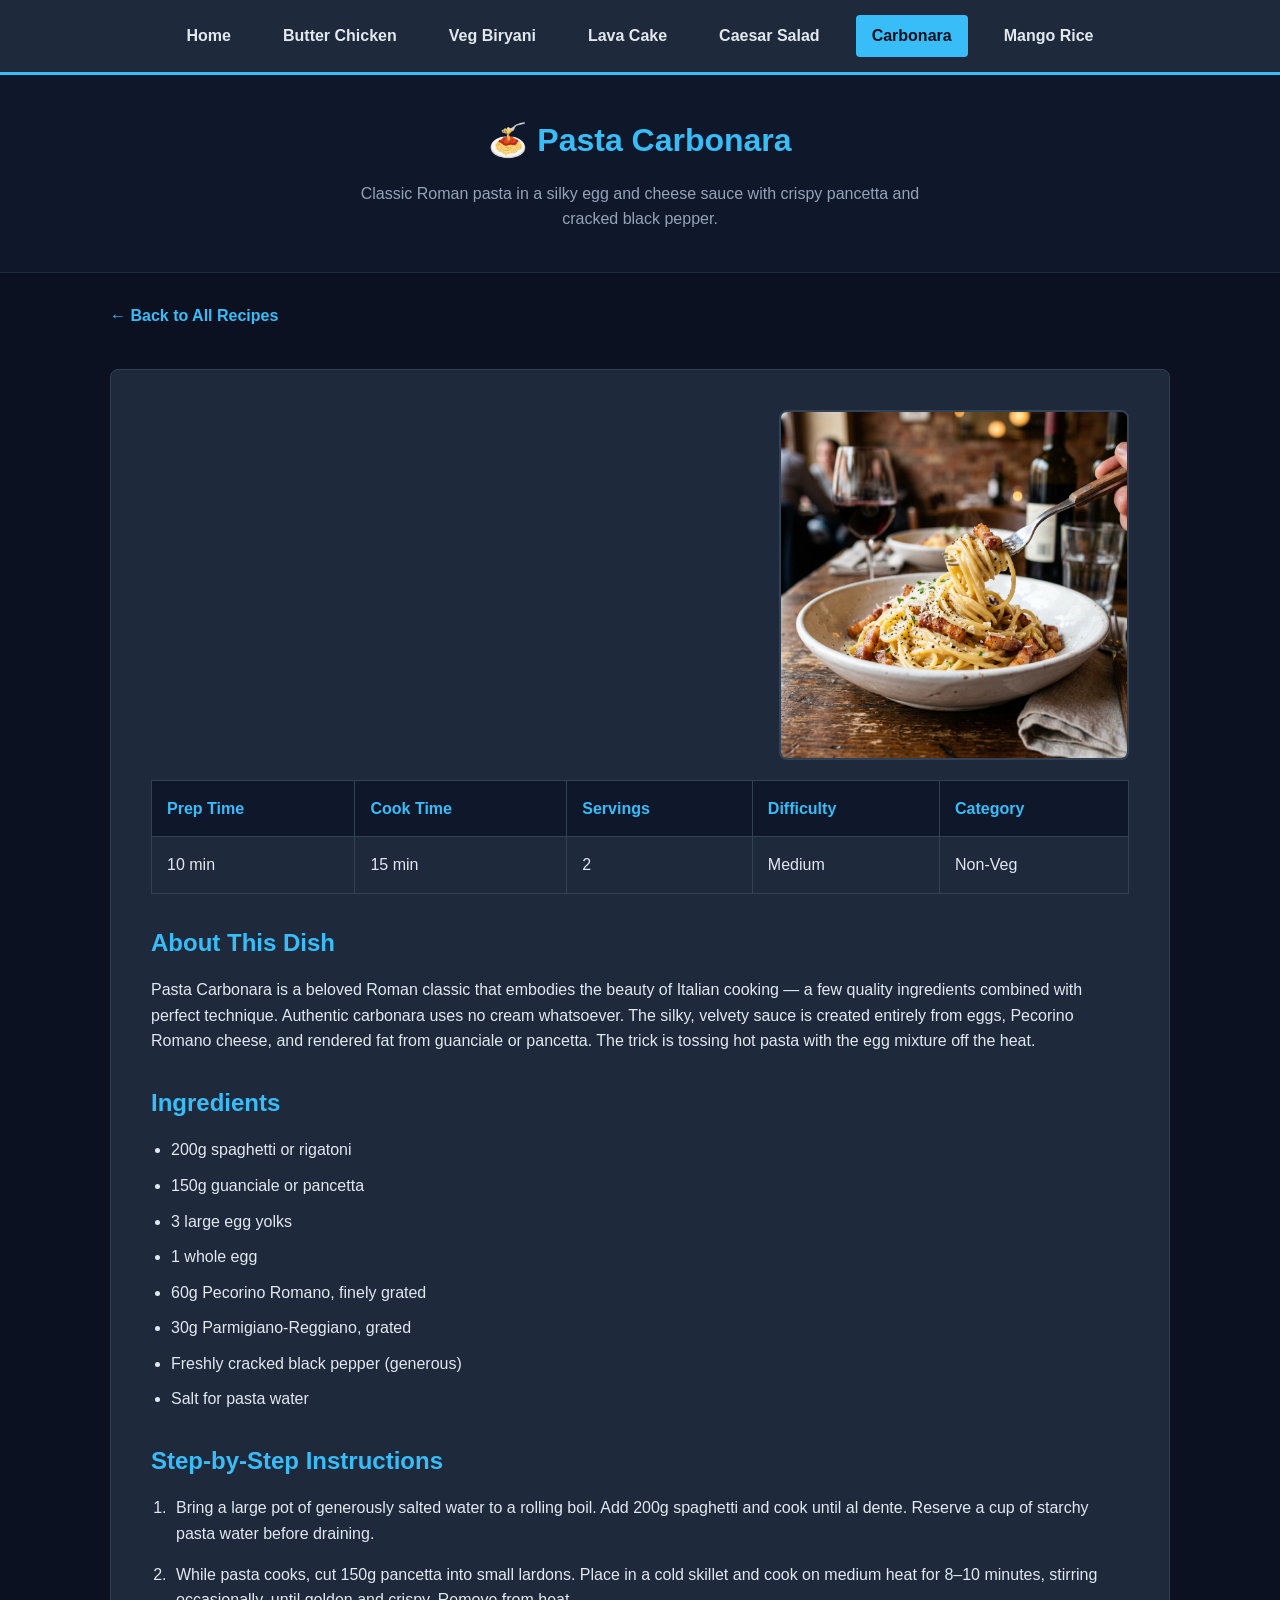
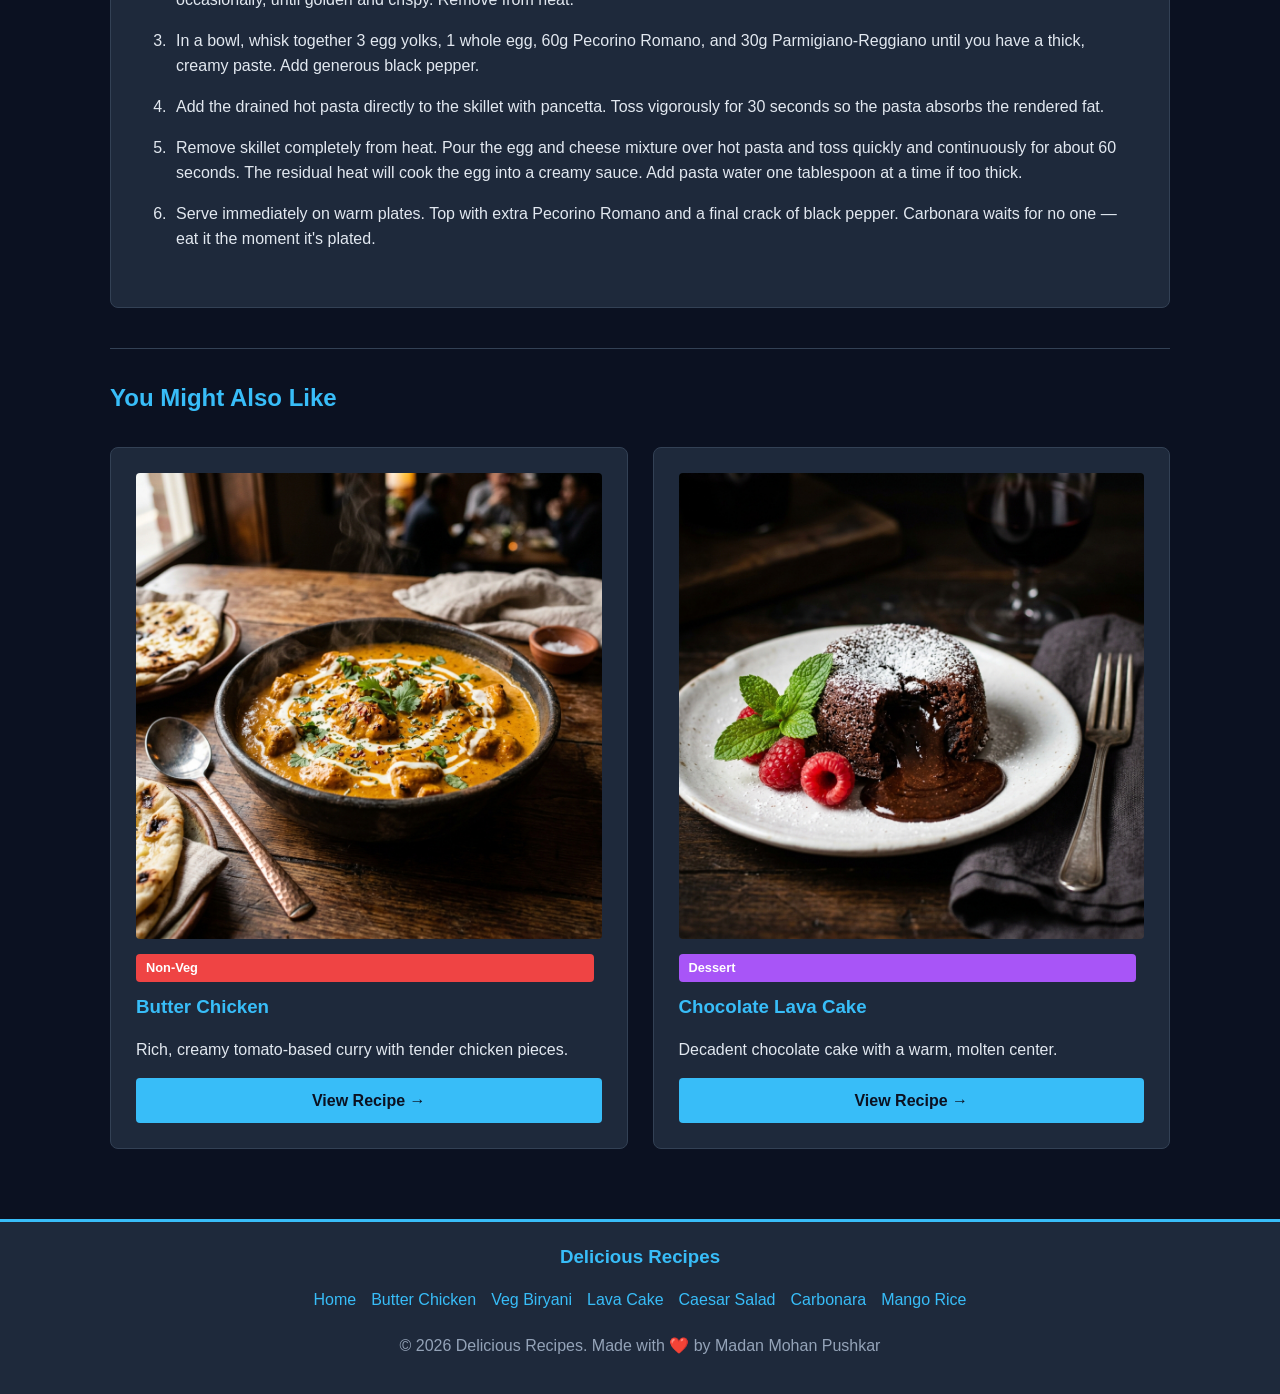
<file: recipe-website/recipe5.html>
<!DOCTYPE html>
<html lang="en">
<head>
<meta charset="UTF-8" />
<meta name="viewport" content="width=device-width, initial-scale=1.0" />
<meta name="description" content="Authentic Pasta Carbonara recipe with step-by-step instructions."/>
<title>Pasta Carbonara — Delicious Recipes</title>
<link rel="stylesheet" href="css/styles.css" />
</head>
<body>

<nav id="main-nav" class="navElement_primary">
<a href="index.html">Home</a>
<a href="recipe1.html">Butter Chicken</a>
  <a href="recipe2.html">Veg Biryani</a>
<a href="recipe3.html">Lava Cake</a>
  <a href="recipe4.html">Caesar Salad</a>
<a href="recipe5.html" class="active">Carbonara</a>
<a href="recipe6.html">Mango Rice</a>
</nav>

<header class="headerPrimary">
<h1>🍝 Pasta Carbonara</h1>
<p>Classic Roman pasta in a silky egg and cheese sauce with crispy pancetta and cracked black pepper.</p>
</header>

<main>
<a class="back-link" href="index.html">← Back to All Recipes</a>

<div class="recipe-content">
<img alt="Creamy pasta carbonara with pancetta" src="images/pasta-carbonara.png" class="recipe-image" />

<table>
        <thead>
          <tr>
            <th>Prep Time</th>
            <th>Cook Time</th>
            <th>Servings</th>
            <th>Difficulty</th>
            <th>Category</th>
          </tr>
        </thead>
        <tbody>
          <tr>
            <td>10 min</td>
            <td>15 min</td>
            <td>2</td>
            <td>Medium</td>
            <td>Non-Veg</td>
          </tr>
        </tbody>
</table>

<h2>About This Dish</h2>
      <p>Pasta Carbonara is a beloved Roman classic that embodies the beauty of Italian cooking — a few quality ingredients combined with perfect technique. Authentic carbonara uses no cream whatsoever. The silky, velvety sauce is created entirely from eggs, Pecorino Romano cheese, and rendered fat from guanciale or pancetta. The trick is tossing hot pasta with the egg mixture off the heat.</p>

<h2>Ingredients</h2>
<ul>
        <li>200g spaghetti or rigatoni</li>
        <li>150g guanciale or pancetta</li>
        <li>3 large egg yolks</li>
        <li>1 whole egg</li>
        <li>60g Pecorino Romano, finely grated</li>
        <li>30g Parmigiano-Reggiano, grated</li>
        <li>Freshly cracked black pepper (generous)</li>
        <li>Salt for pasta water</li>
</ul>

<h2>Step-by-Step Instructions</h2>
<ol>
        <li>Bring a large pot of generously salted water to a rolling boil. Add 200g spaghetti and cook until al dente. Reserve a cup of starchy pasta water before draining.</li>
        <li>While pasta cooks, cut 150g pancetta into small lardons. Place in a cold skillet and cook on medium heat for 8–10 minutes, stirring occasionally, until golden and crispy. Remove from heat.</li>
        <li>In a bowl, whisk together 3 egg yolks, 1 whole egg, 60g Pecorino Romano, and 30g Parmigiano-Reggiano until you have a thick, creamy paste. Add generous black pepper.</li>
        <li>Add the drained hot pasta directly to the skillet with pancetta. Toss vigorously for 30 seconds so the pasta absorbs the rendered fat.</li>
        <li>Remove skillet completely from heat. Pour the egg and cheese mixture over hot pasta and toss quickly and continuously for about 60 seconds. The residual heat will cook the egg into a creamy sauce. Add pasta water one tablespoon at a time if too thick.</li>
        <li>Serve immediately on warm plates. Top with extra Pecorino Romano and a final crack of black pepper. Carbonara waits for no one — eat it the moment it's plated.</li>
</ol>
</div>

<div class="related-section">
<hr />
<h2>You Might Also Like</h2>
<div class="recipe-grid">
<article>
<img src="images/butter-chicken.png" loading="lazy" alt="Butter chicken" />
<span class="badge badge-nonveg">Non-Veg</span>
<h3>Butter Chicken</h3>
<p>Rich, creamy tomato-based curry with tender chicken pieces.</p>
<a href="recipe1.html" class="btn">View Recipe →</a>
</article>
<article>
<img loading="lazy" alt="Chocolate lava cake" src="images/chocolate-lava-cake.png" />
<span class="badge badge-dessert">Dessert</span>
<h3>Chocolate Lava Cake</h3>
<p>Decadent chocolate cake with a warm, molten center.</p>
<a href="recipe3.html" class="btn">View Recipe →</a>
</article>
</div>
</div>
</main>

<footer>
    <h3 class="footer-title">Delicious Recipes</h3>
    <div class="footer-links">
      <a href="index.html">Home</a>
      <a href="recipe1.html">Butter Chicken</a>
      <a href="recipe2.html">Veg Biryani</a>
      <a href="recipe3.html">Lava Cake</a>
      <a href="recipe4.html">Caesar Salad</a>
      <a href="recipe5.html">Carbonara</a>
      <a href="recipe6.html">Mango Rice</a>
    </div>
    <p class="footer-copyright">&copy; 2026 Delicious Recipes. Made with ❤️ by Madan Mohan Pushkar</p>
</footer>

</body>
</html>
</file>
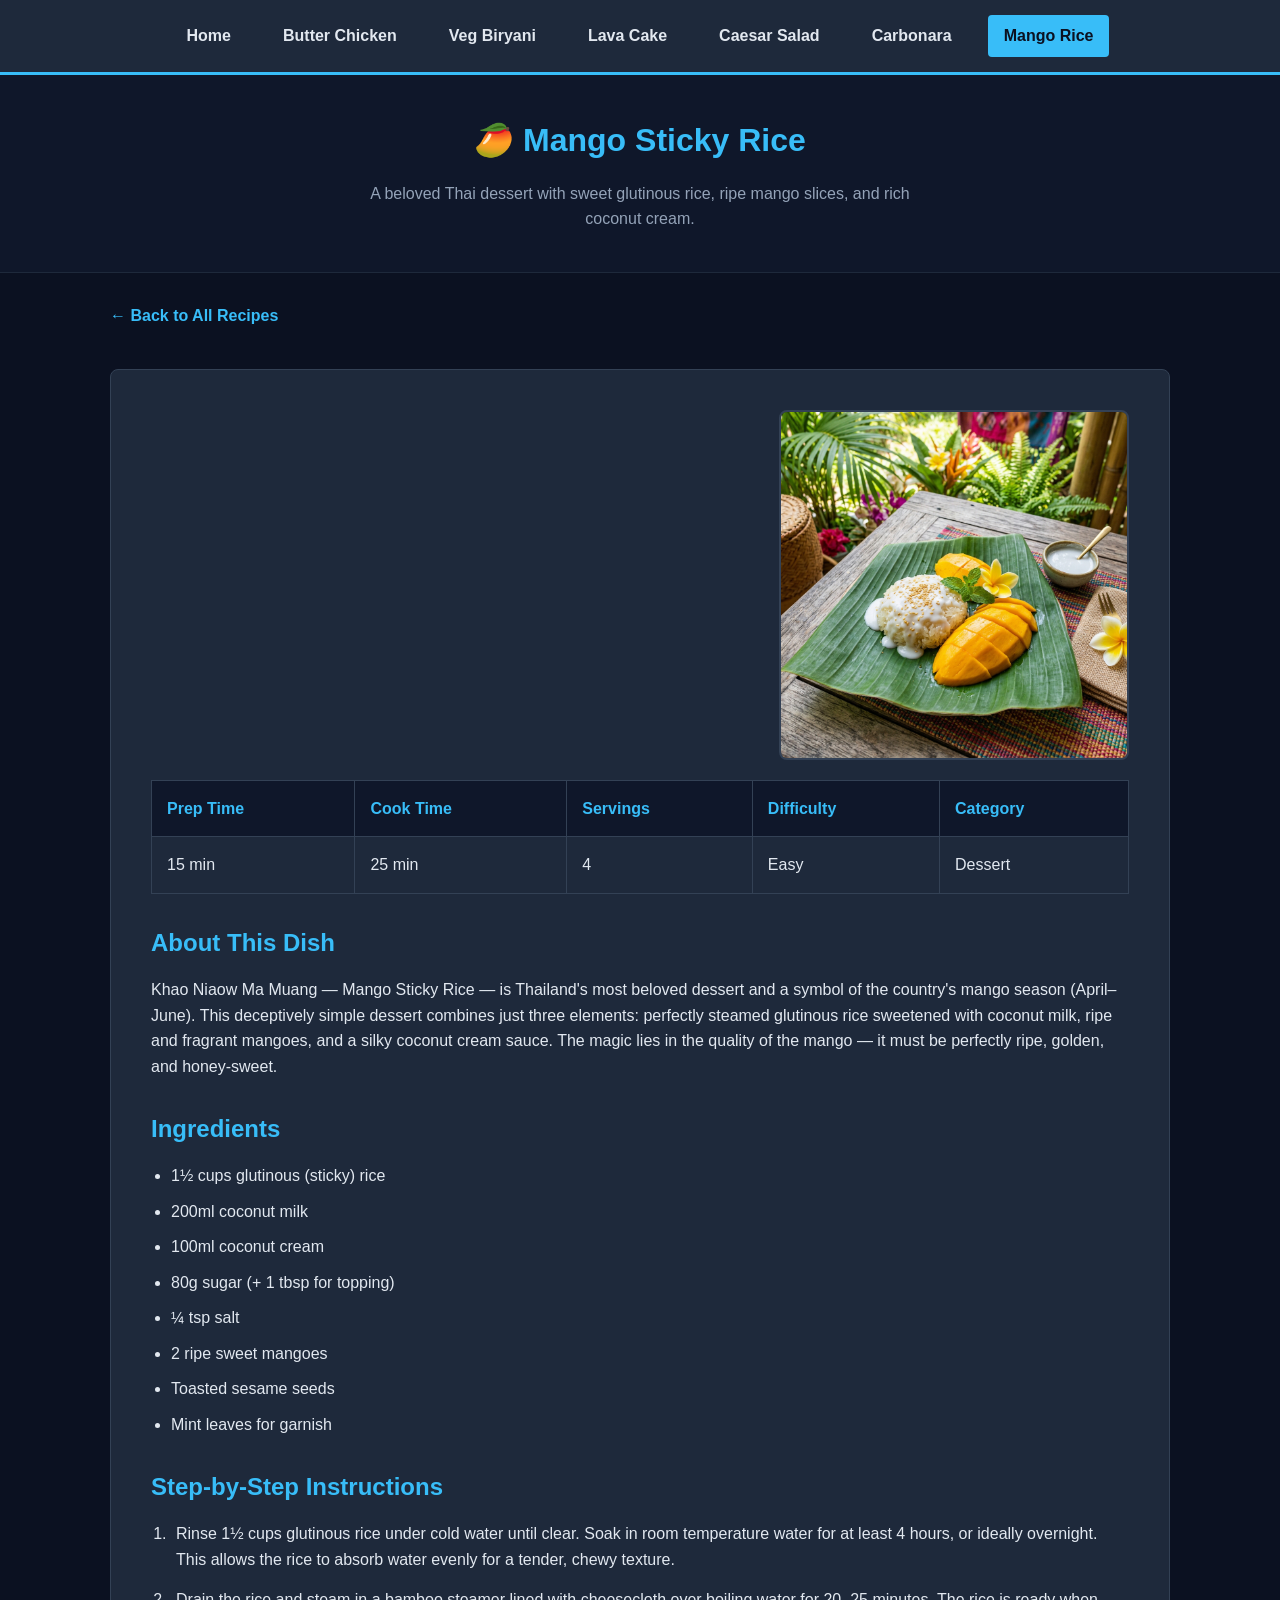
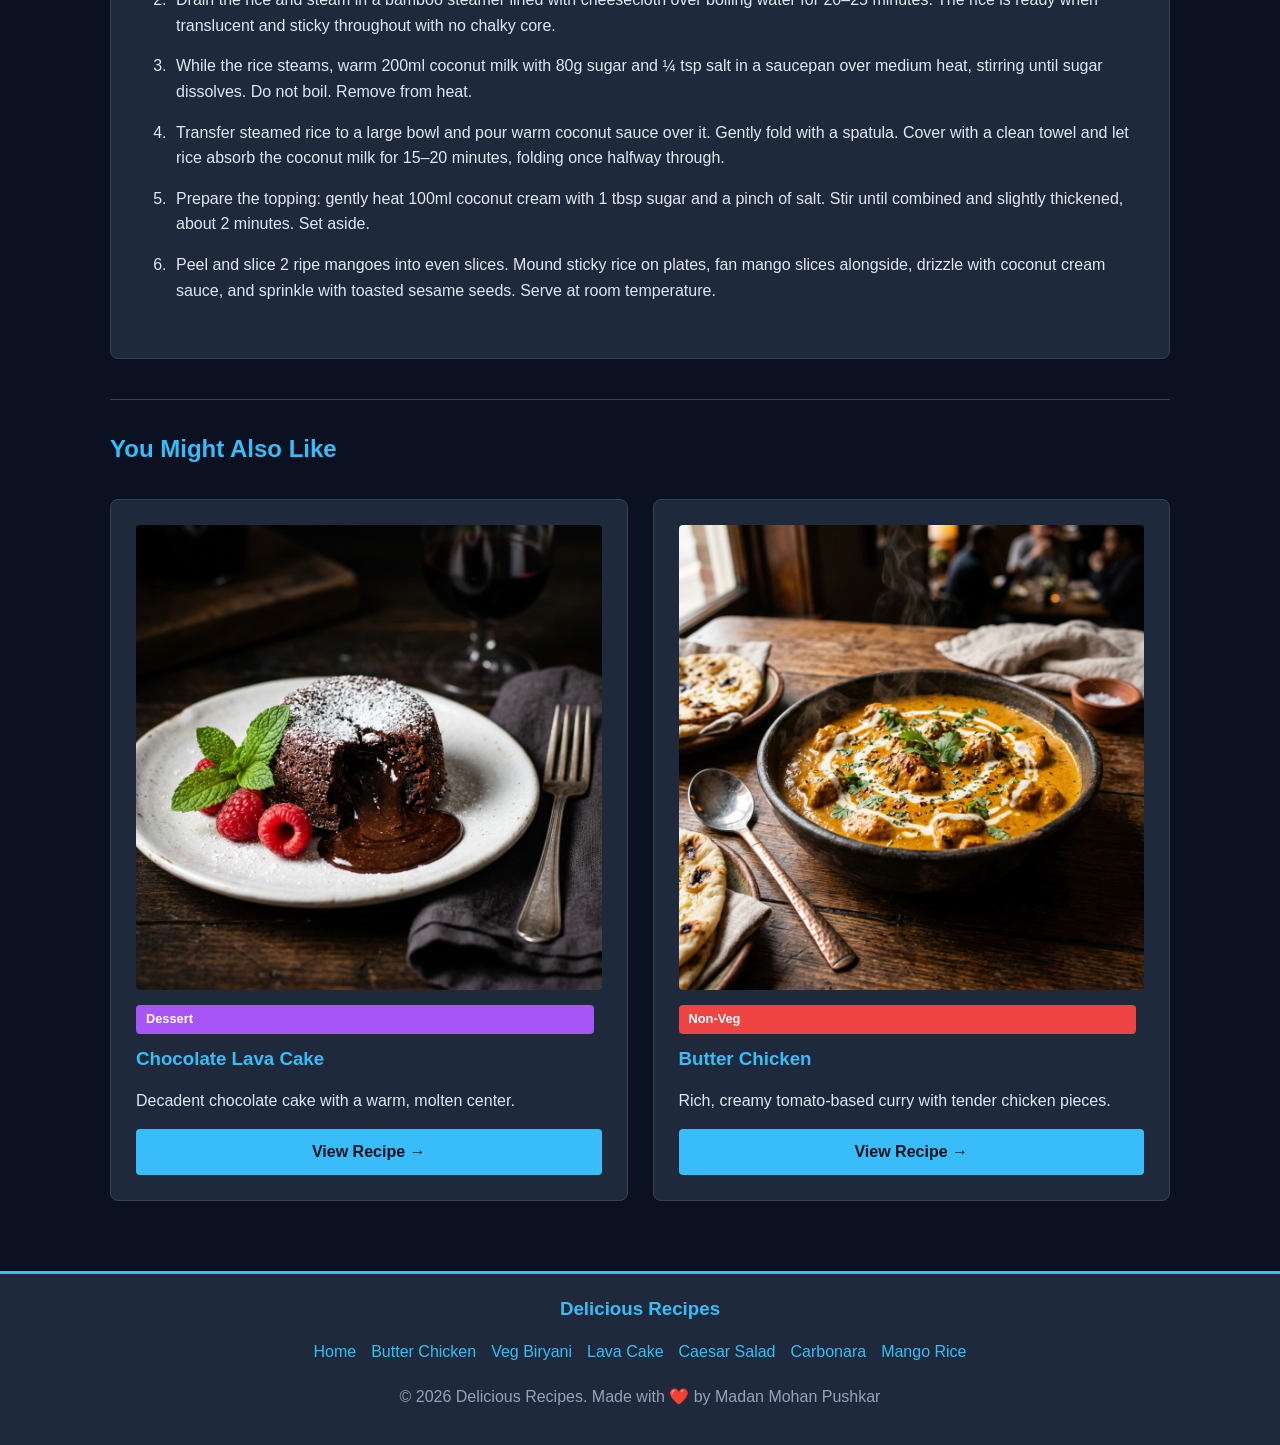
<file: recipe-website/recipe6.html>
<!DOCTYPE html>
<html lang="en">
<head>
<meta charset="UTF-8" />
<meta name="viewport" content="width=device-width, initial-scale=1.0" />
<meta name="description" content="Thai Mango Sticky Rice recipe with step-by-step instructions."/>
<title>Mango Sticky Rice — Delicious Recipes</title>
<link rel="stylesheet" href="css/styles.css" />
</head>
<body>

<nav id="main-nav" class="navBar_main">
  <a href="index.html">Home</a>
<a href="recipe1.html">Butter Chicken</a>
<a href="recipe2.html">Veg Biryani</a>
    <a href="recipe3.html">Lava Cake</a>
<a href="recipe4.html">Caesar Salad</a>
<a href="recipe5.html">Carbonara</a>
<a href="recipe6.html" class="active">Mango Rice</a>
</nav>

<header class="headerMain">
<h1>🥭 Mango Sticky Rice</h1>
<p>A beloved Thai dessert with sweet glutinous rice, ripe mango slices, and rich coconut cream.</p>
</header>

<main class="main_wrapper">
<a href="index.html" class="back-link">← Back to All Recipes</a>

<div class="recipe-content">
<img src="images/mango-sticky-rice.png" alt="Thai mango sticky rice on banana leaf" class="recipe-image" />

<table>
        <thead>
          <tr>
            <th>Prep Time</th>
            <th>Cook Time</th>
            <th>Servings</th>
            <th>Difficulty</th>
            <th>Category</th>
          </tr>
        </thead>
        <tbody>
          <tr>
            <td>15 min</td>
            <td>25 min</td>
            <td>4</td>
            <td>Easy</td>
            <td>Dessert</td>
          </tr>
        </tbody>
</table>

<h2>About This Dish</h2>
      <p>Khao Niaow Ma Muang — Mango Sticky Rice — is Thailand's most beloved dessert and a symbol of the country's mango season (April–June). This deceptively simple dessert combines just three elements: perfectly steamed glutinous rice sweetened with coconut milk, ripe and fragrant mangoes, and a silky coconut cream sauce. The magic lies in the quality of the mango — it must be perfectly ripe, golden, and honey-sweet.</p>

<h2>Ingredients</h2>
<ul>
        <li>1½ cups glutinous (sticky) rice</li>
        <li>200ml coconut milk</li>
        <li>100ml coconut cream</li>
        <li>80g sugar (+ 1 tbsp for topping)</li>
        <li>¼ tsp salt</li>
        <li>2 ripe sweet mangoes</li>
        <li>Toasted sesame seeds</li>
        <li>Mint leaves for garnish</li>
</ul>

<h2>Step-by-Step Instructions</h2>
<ol>
        <li>Rinse 1½ cups glutinous rice under cold water until clear. Soak in room temperature water for at least 4 hours, or ideally overnight. This allows the rice to absorb water evenly for a tender, chewy texture.</li>
        <li>Drain the rice and steam in a bamboo steamer lined with cheesecloth over boiling water for 20–25 minutes. The rice is ready when translucent and sticky throughout with no chalky core.</li>
        <li>While the rice steams, warm 200ml coconut milk with 80g sugar and ¼ tsp salt in a saucepan over medium heat, stirring until sugar dissolves. Do not boil. Remove from heat.</li>
        <li>Transfer steamed rice to a large bowl and pour warm coconut sauce over it. Gently fold with a spatula. Cover with a clean towel and let rice absorb the coconut milk for 15–20 minutes, folding once halfway through.</li>
        <li>Prepare the topping: gently heat 100ml coconut cream with 1 tbsp sugar and a pinch of salt. Stir until combined and slightly thickened, about 2 minutes. Set aside.</li>
        <li>Peel and slice 2 ripe mangoes into even slices. Mound sticky rice on plates, fan mango slices alongside, drizzle with coconut cream sauce, and sprinkle with toasted sesame seeds. Serve at room temperature.</li>
</ol>
</div>

<div class="related-section">
<hr />
<h2>You Might Also Like</h2>
<div class="recipe-grid">
<article>
<img alt="Chocolate lava cake" src="images/chocolate-lava-cake.png" loading="lazy" />
<span class="badge badge-dessert">Dessert</span>
<h3>Chocolate Lava Cake</h3>
<p>Decadent chocolate cake with a warm, molten center.</p>
<a href="recipe3.html" class="btn">View Recipe →</a>
</article>
<article>
<img loading="lazy" src="images/butter-chicken.png" alt="Butter chicken" />
<span class="badge badge-nonveg">Non-Veg</span>
<h3>Butter Chicken</h3>
<p>Rich, creamy tomato-based curry with tender chicken pieces.</p>
<a href="recipe1.html" class="btn">View Recipe →</a>
</article>
</div>
</div>
</main>

<footer>
    <h3 class="footer-title">Delicious Recipes</h3>
    <div class="footer-links">
      <a href="index.html">Home</a>
      <a href="recipe1.html">Butter Chicken</a>
      <a href="recipe2.html">Veg Biryani</a>
      <a href="recipe3.html">Lava Cake</a>
      <a href="recipe4.html">Caesar Salad</a>
      <a href="recipe5.html">Carbonara</a>
      <a href="recipe6.html">Mango Rice</a>
    </div>
    <p class="footer-copyright">&copy; 2026 Delicious Recipes. Made with ❤️ by Madan Mohan Pushkar</p>
</footer>

</body>
</html>
</file>
<file: recipe-website/css/styles.css>
* {
    box-sizing: border-box;
    margin: 0;
    padding: 0;
}

body {
    font-family: 'Segoe UI', Tahoma, Geneva, Verdana, sans-serif;
    background-color: #0b1121;
    color: #e2e8f0;
    line-height: 1.6;
}

h1, h2, h3 {
    color: #38bdf8;
    margin-bottom: 15px;
}

p {
    margin-bottom: 15px;
}

img {
    max-width: 100%;
    height: auto;
}

a {
    color: #38bdf8;
    text-decoration: none;
    transition: color 0.3s ease;
}

a:hover {
    color: #0ea5e9;
}

#main-nav {
    background-color: #1e293b;
    padding: 15px 20px;
    border-bottom: 3px solid #38bdf8;
    display: flex;
    justify-content: center;
    gap: 20px;
    flex-wrap: wrap;
}

#main-nav a {
    color: #e2e8f0;
    text-decoration: none;
    font-weight: bold;
    padding: 8px 16px;
    border-radius: 4px;
    transition: all 0.3s ease;
}

#main-nav a:hover,
#main-nav a:focus {
    background-color: #38bdf8;
    color: #0b1121;
}

#main-nav a.active {
    background-color: #38bdf8;
    color: #0b1121;
}

header {
    text-align: center;
    padding: 40px 20px;
    background-color: #0f172a;
    border-bottom: 1px solid #1e293b;
}

header p {
    max-width: 600px;
    margin: 0 auto;
    color: #94a3b8;
}

main {
    max-width: 1100px;
    margin: 0 auto;
    padding: 30px 20px;
}

footer {
    text-align: center;
    padding: 20px;
    background-color: #1e293b;
    margin-top: 40px;
    border-top: 3px solid #38bdf8;
}

.footer-title {
    margin-bottom: 15px;
}

.footer-links {
    display: flex;
    justify-content: center;
    gap: 15px;
    flex-wrap: wrap;
}

.footer-links a {
    color: #38bdf8;
    text-decoration: none;
    transition: color 0.3s ease;
}

.footer-links a:hover {
    color: #e2e8f0;
}

.footer-copyright {
    margin-top: 20px;
    color: #94a3b8;
}

.recipe-grid {
    display: grid;
    grid-template-columns: repeat(auto-fit, minmax(300px, 1fr));
    gap: 25px;
    margin-top: 30px;
}

.recipe-grid article {
    background-color: #1e293b;
    padding: 25px;
    border: 1px solid #334155;
    border-radius: 8px;
    transition: transform 0.3s ease, box-shadow 0.3s ease;
    display: flex;
    flex-direction: column;
}

.recipe-grid article:hover {
    transform: translateY(-5px);
    box-shadow: 0 10px 20px rgba(0, 0, 0, 0.4);
    border-color: #38bdf8;
}

.recipe-grid article img {
    max-width: 100%;
    height: auto;
    border-radius: 4px;
    margin-bottom: 15px;
}

.recipe-grid article h3 {
    margin-top: 0;
}

.recipe-grid article .badge {
    display: inline-block;
    padding: 4px 10px;
    border-radius: 4px;
    font-size: 0.8rem;
    font-weight: bold;
    margin-right: 8px;
    margin-bottom: 10px;
}

.badge-veg {
    background-color: #22c55e;
    color: #0b1121;
}

.badge-nonveg {
    background-color: #ef4444;
    color: #fff;
}

.badge-dessert {
    background-color: #a855f7;
    color: #fff;
}

.badge-easy {
    background-color: #22c55e;
    color: #0b1121;
}

.badge-medium {
    background-color: #eab308;
    color: #0b1121;
}

.badge-hard {
    background-color: #ef4444;
    color: #fff;
}

.recipe-meta {
    color: #94a3b8;
    font-size: 0.9rem;
    margin-bottom: 15px;
}

.recipe-grid article a.btn {
    display: inline-block;
    background-color: #38bdf8;
    color: #0b1121;
    padding: 10px 15px;
    text-decoration: none;
    font-weight: bold;
    border-radius: 4px;
    text-align: center;
    margin-top: auto;
    transition: background-color 0.3s ease, transform 0.2s ease;
}

.recipe-grid article a.btn:hover {
    background-color: #0ea5e9;
    transform: scale(0.98);
}

.category-filters {
    display: flex;
    justify-content: center;
    gap: 10px;
    flex-wrap: wrap;
    margin-top: 20px;
}

.category-filters span {
    display: inline-block;
    padding: 6px 16px;
    border: 2px solid #334155;
    border-radius: 20px;
    font-size: 0.9rem;
    color: #94a3b8;
}

.recipe-content {
    background-color: #1e293b;
    padding: 40px;
    border-radius: 8px;
    border: 1px solid #334155;
    margin-top: 20px;
}

.recipe-image {
    float: right;
    margin: 0 0 20px 20px;
    max-width: 350px;
    border-radius: 8px;
    border: 2px solid #334155;
}

.recipe-content h2 {
    margin-top: 30px;
}

.recipe-content ul {
    margin-left: 20px;
    margin-top: 15px;
    margin-bottom: 20px;
}

.recipe-content li {
    margin-bottom: 10px;
}

.recipe-content ol {
    margin-left: 20px;
    margin-top: 15px;
}

.recipe-content ol li {
    margin-bottom: 15px;
    padding-left: 5px;
}

table {
    width: 100%;
    border-collapse: collapse;
    margin: 20px 0;
    background-color: #1e293b;
}

th, td {
    padding: 15px;
    border: 1px solid #334155;
    text-align: left;
}

th {
    background-color: #0f172a;
    color: #38bdf8;
}

tbody tr:nth-child(even) {
    background-color: #0b1121;
}

tbody tr:hover {
    background-color: #334155;
}

.features-grid {
    display: grid;
    grid-template-columns: repeat(auto-fit, minmax(280px, 1fr));
    gap: 25px;
    margin-top: 30px;
}

.feature-card {
    background-color: #1e293b;
    padding: 25px;
    border: 1px solid #334155;
    border-radius: 8px;
    text-align: center;
    transition: transform 0.3s ease, box-shadow 0.3s ease;
}

.feature-card:hover {
    transform: translateY(-5px);
    box-shadow: 0 10px 20px rgba(0, 0, 0, 0.4);
    border-color: #38bdf8;
}

.feature-icon {
    font-size: 2.5rem;
    margin-bottom: 10px;
    display: block;
}

hr {
    border: 0;
    border-top: 1px solid #334155;
    margin: 30px 0;
}

.back-link {
    display: inline-block;
    margin-bottom: 20px;
    color: #38bdf8;
    font-weight: bold;
}

.back-link:hover {
    color: #e2e8f0;
}

.related-section {
    margin-top: 40px;
}

.search-bar {
    display: flex;
    justify-content: center;
    margin-top: 20px;
}

.search-bar input[type="text"] {
    width: 100%;
    max-width: 400px;
    padding: 12px;
    background-color: #0b1121;
    border: 1px solid #334155;
    color: #e2e8f0;
    border-radius: 4px;
    font-family: inherit;
}

.search-bar input[type="text"]:focus {
    outline: none;
    border-color: #38bdf8;
    box-shadow: 0 0 5px rgba(56, 189, 248, 0.5);
}

@media (max-width: 768px) {
    #main-nav {
        flex-direction: column;
        text-align: center;
        padding: 10px;
    }

    .recipe-image {
        float: none;
        width: 100%;
        max-width: 100%;
        margin: 0 0 20px 0;
    }

    th, td {
        padding: 10px;
        font-size: 0.9rem;
    }

    .recipe-content {
        padding: 20px;
    }

    header {
        padding: 25px 15px;
    }

    .recipe-grid {
        grid-template-columns: 1fr;
    }
}
</file>
